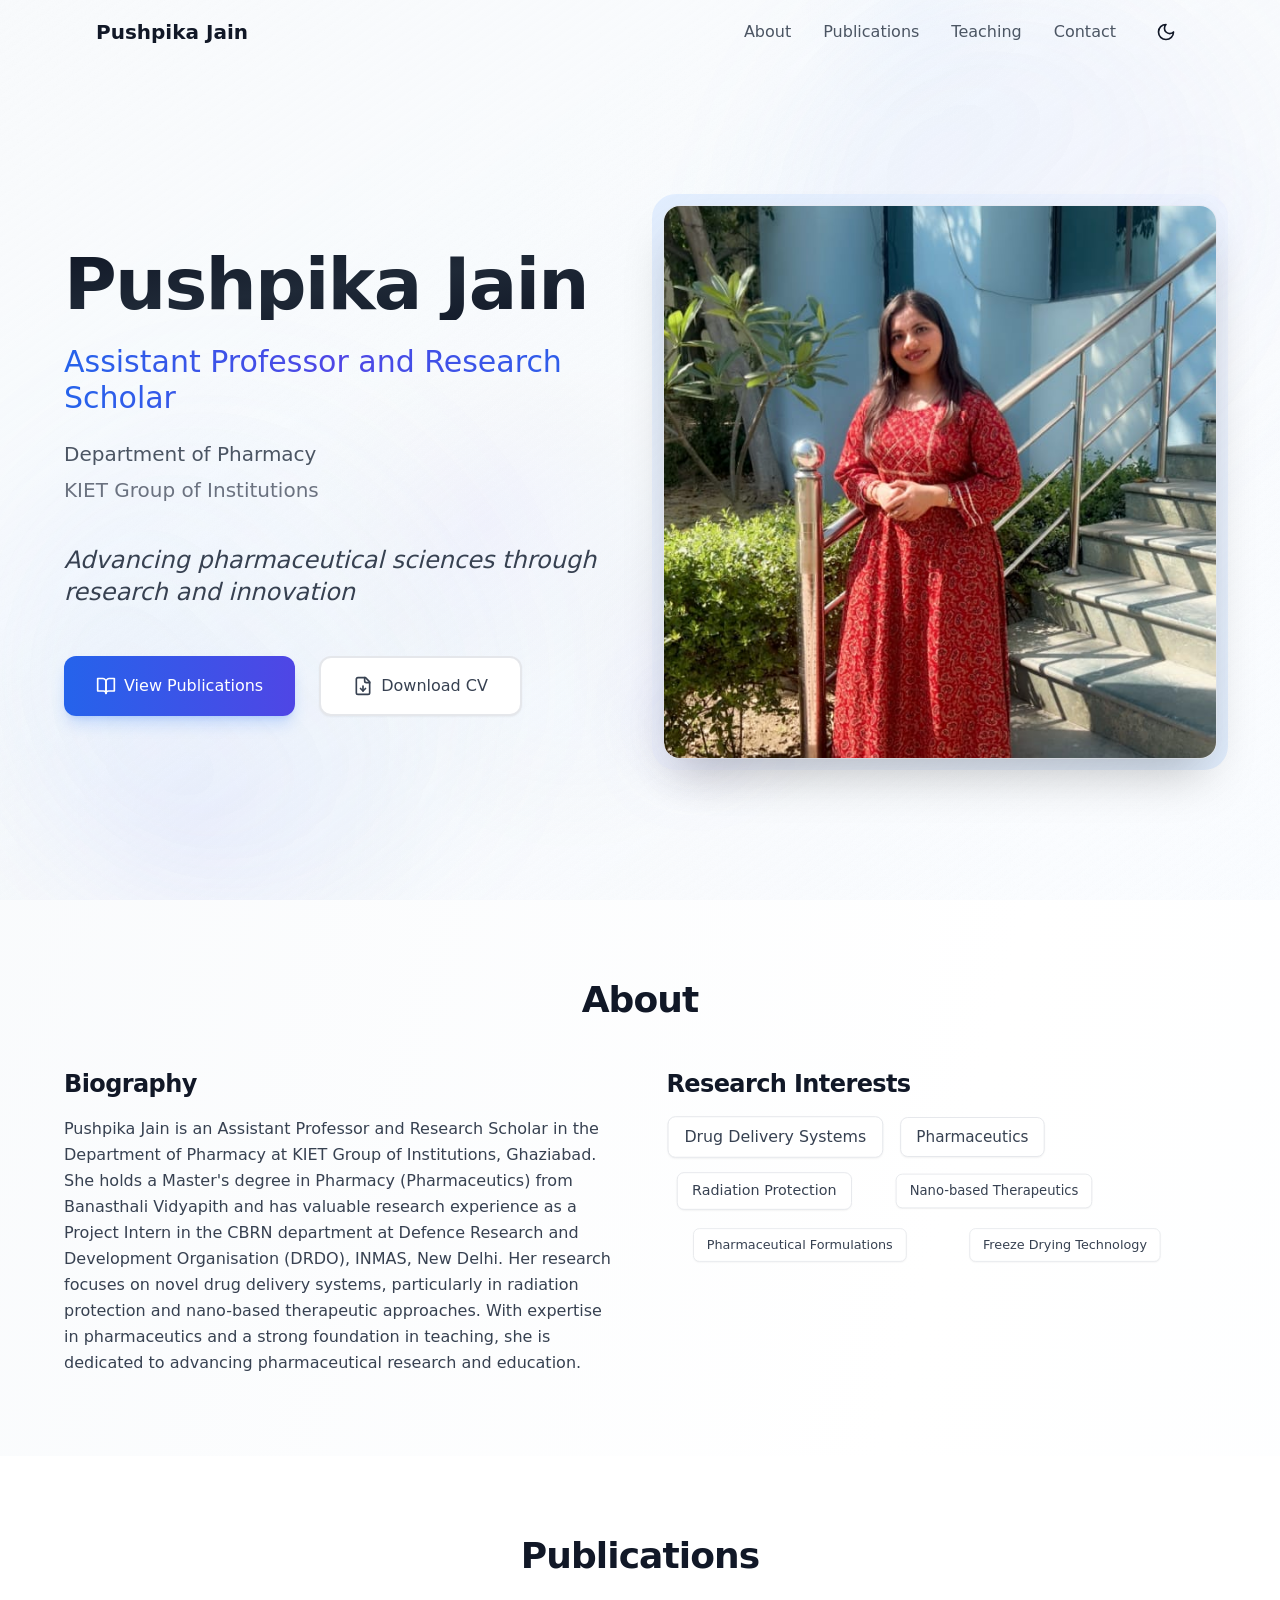
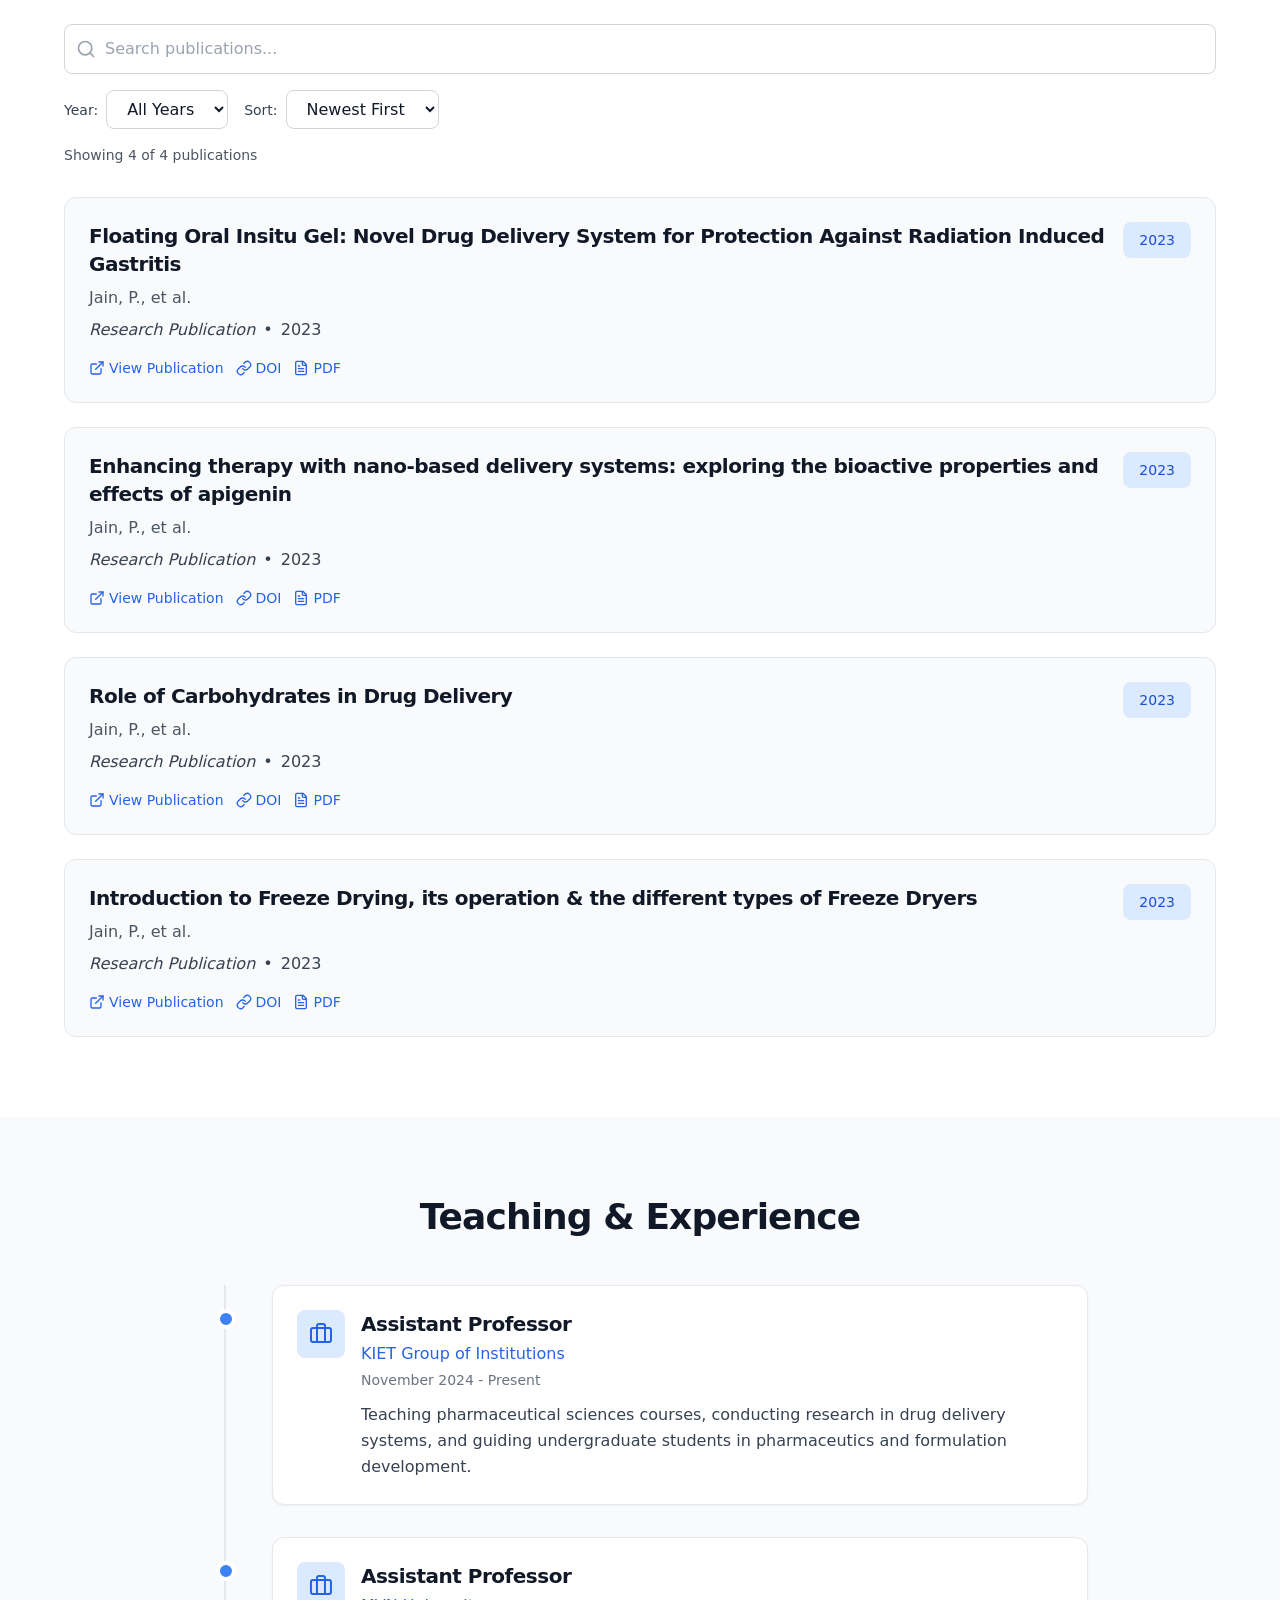
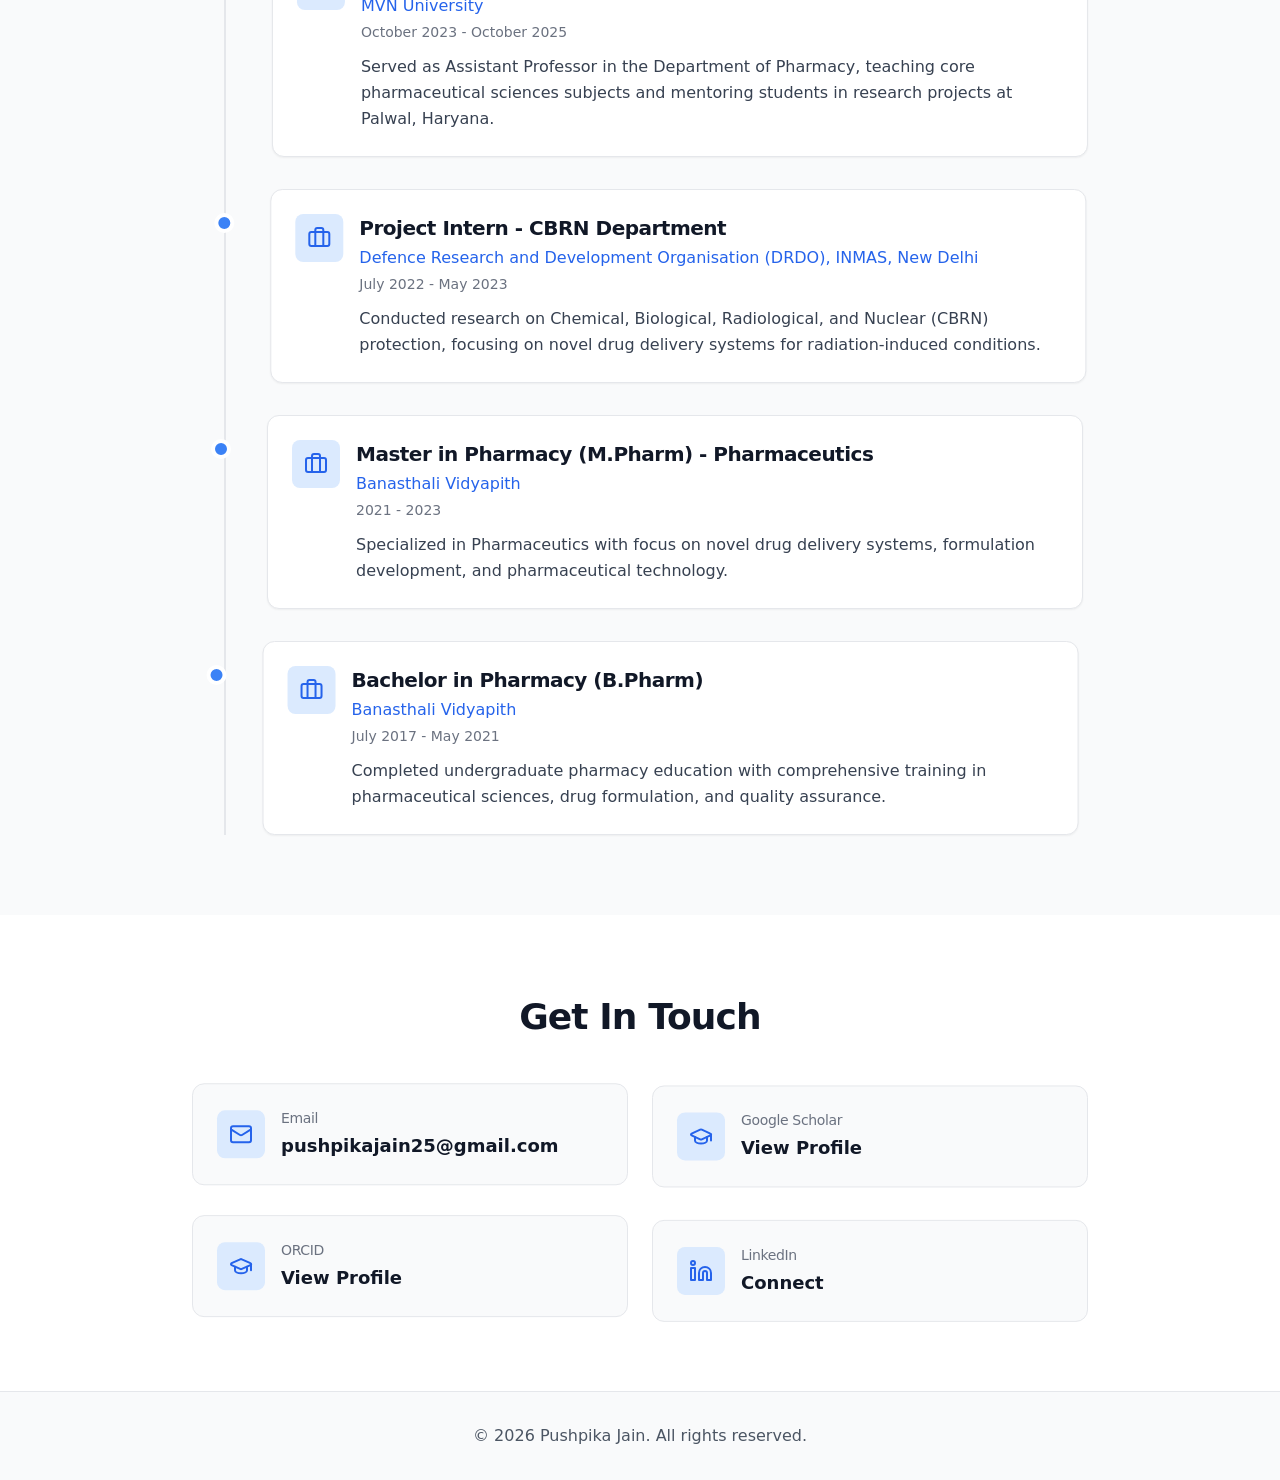
<file: index.html>
<!DOCTYPE html><html lang="en"><head><meta charSet="utf-8"/><meta name="viewport" content="width=device-width, initial-scale=1"/><link rel="preload" as="image" href="/profile.jpg"/><link rel="stylesheet" href="/_next/static/css/08c799ea34d5ce09.css" data-precedence="next"/><link rel="preload" as="script" fetchPriority="low" href="/_next/static/chunks/webpack-c8441f2d519541e3.js"/><script src="/_next/static/chunks/fd9d1056-b11b2651f33aae7f.js" async=""></script><script src="/_next/static/chunks/117-68a967612ebc79ed.js" async=""></script><script src="/_next/static/chunks/main-app-9dab94c5ef815abc.js" async=""></script><script src="/_next/static/chunks/423-659c9080f1805d1b.js" async=""></script><script src="/_next/static/chunks/app/page-829aa9792d5580e1.js" async=""></script><script src="/_next/static/chunks/app/layout-43749db14897a22e.js" async=""></script><title>Pushpika Jain - Academic Portfolio</title><meta name="description" content="Assistant Professor and Research Scholar in Pharmacy at KIET Group of Institutions, Ghaziabad"/><meta name="keywords" content="pharmacy,pharmaceutics,drug delivery systems,DRDO,research scholar,pharmaceutical sciences"/><script src="/_next/static/chunks/polyfills-42372ed130431b0a.js" noModule=""></script></head><body><canvas class="fixed inset-0 pointer-events-none z-0" style="mix-blend-mode:normal"></canvas><div class="relative z-10"><nav class="fixed top-0 left-0 right-0 z-50 transition-all duration-300 bg-transparent"><div class="max-w-6xl mx-auto px-4 sm:px-6 lg:px-8"><div class="flex justify-between items-center h-16"><a href="#" class="text-xl font-bold text-gray-900 dark:text-white">Pushpika Jain</a><div class="hidden md:flex items-center space-x-8"><a href="#about" class="text-gray-600 dark:text-gray-300 hover:text-accent-600 dark:hover:text-accent-400 transition-colors">About</a><a href="#publications" class="text-gray-600 dark:text-gray-300 hover:text-accent-600 dark:hover:text-accent-400 transition-colors">Publications</a><a href="#teaching" class="text-gray-600 dark:text-gray-300 hover:text-accent-600 dark:hover:text-accent-400 transition-colors">Teaching</a><a href="#contact" class="text-gray-600 dark:text-gray-300 hover:text-accent-600 dark:hover:text-accent-400 transition-colors">Contact</a><button class="p-2 rounded-lg hover:bg-gray-100 dark:hover:bg-gray-800 transition-colors" aria-label="Toggle theme"><svg xmlns="http://www.w3.org/2000/svg" width="24" height="24" viewBox="0 0 24 24" fill="none" stroke="currentColor" stroke-width="2" stroke-linecap="round" stroke-linejoin="round" class="lucide lucide-moon w-5 h-5"><path d="M12 3a6 6 0 0 0 9 9 9 9 0 1 1-9-9Z"></path></svg></button></div><div class="md:hidden flex items-center space-x-2"><button class="p-2 rounded-lg hover:bg-gray-100 dark:hover:bg-gray-800 transition-colors" aria-label="Toggle theme"><svg xmlns="http://www.w3.org/2000/svg" width="24" height="24" viewBox="0 0 24 24" fill="none" stroke="currentColor" stroke-width="2" stroke-linecap="round" stroke-linejoin="round" class="lucide lucide-moon w-5 h-5"><path d="M12 3a6 6 0 0 0 9 9 9 9 0 1 1-9-9Z"></path></svg></button><button class="p-2 rounded-lg hover:bg-gray-100 dark:hover:bg-gray-800 transition-colors" aria-label="Toggle menu"><svg xmlns="http://www.w3.org/2000/svg" width="24" height="24" viewBox="0 0 24 24" fill="none" stroke="currentColor" stroke-width="2" stroke-linecap="round" stroke-linejoin="round" class="lucide lucide-menu w-6 h-6"><line x1="4" x2="20" y1="12" y2="12"></line><line x1="4" x2="20" y1="6" y2="6"></line><line x1="4" x2="20" y1="18" y2="18"></line></svg></button></div></div></div></nav><main><section class="min-h-screen flex items-center justify-center px-4 sm:px-6 lg:px-8 pt-16 relative overflow-hidden"><div class="absolute inset-0 bg-gradient-to-br from-slate-50 via-blue-50/30 to-indigo-50/40 dark:from-gray-950 dark:via-slate-900 dark:to-gray-950 animate-gradient"></div><div class="absolute top-0 right-0 w-[500px] h-[500px] bg-gradient-to-br from-blue-400/10 via-indigo-400/5 to-transparent dark:from-blue-600/20 dark:via-indigo-600/10 rounded-full blur-3xl float"></div><div class="absolute bottom-0 left-0 w-[500px] h-[500px] bg-gradient-to-tr from-accent-400/10 via-blue-400/5 to-transparent dark:from-accent-600/20 dark:via-blue-600/10 rounded-full blur-3xl float" style="animation-delay:3s"></div><div class="absolute inset-0 opacity-[0.015] dark:opacity-[0.03] bg-[url(&#x27;[data-uri]&#x27;)]"></div><div class="max-w-6xl w-full relative z-10"><div class="grid md:grid-cols-2 gap-12 items-center"><div style="opacity:0;transform:translateY(20px)"><h1 class="text-5xl md:text-6xl lg:text-7xl font-bold bg-gradient-to-br from-gray-900 via-gray-800 to-gray-900 dark:from-white dark:via-gray-100 dark:to-gray-300 bg-clip-text text-transparent mb-6 leading-tight tracking-tight" style="opacity:0;transform:translateY(20px)">Pushpika Jain</h1><p class="text-xl md:text-2xl lg:text-3xl font-medium bg-gradient-to-r from-blue-600 via-indigo-600 to-accent-600 dark:from-blue-400 dark:via-indigo-400 dark:to-accent-400 bg-clip-text text-transparent mb-6" style="opacity:0;transform:translateY(20px)">Assistant Professor and Research Scholar</p><p class="text-lg md:text-xl text-gray-600 dark:text-gray-400 mb-2 font-light" style="opacity:0;transform:translateY(20px)">Department of Pharmacy</p><p class="text-lg md:text-xl text-gray-500 dark:text-gray-500 mb-10 font-light" style="opacity:0;transform:translateY(20px)">KIET Group of Institutions</p><p class="text-xl md:text-2xl text-gray-700 dark:text-gray-300 mb-12 italic font-light max-w-2xl leading-relaxed" style="opacity:0;transform:translateY(20px)">Advancing pharmaceutical sciences through research and innovation</p><div class="flex flex-wrap gap-6" style="opacity:0;transform:translateY(20px)"><a href="#publications" class="group relative inline-flex items-center px-8 py-4 bg-gradient-to-r from-blue-600 to-indigo-600 hover:from-blue-700 hover:to-indigo-700 text-white rounded-xl transition-all duration-300 shadow-lg shadow-blue-500/25 hover:shadow-xl hover:shadow-blue-500/40 hover:-translate-y-0.5 overflow-hidden"><div class="absolute inset-0 shimmer opacity-0 group-hover:opacity-100"></div><svg xmlns="http://www.w3.org/2000/svg" width="24" height="24" viewBox="0 0 24 24" fill="none" stroke="currentColor" stroke-width="2" stroke-linecap="round" stroke-linejoin="round" class="lucide lucide-book-open w-5 h-5 mr-2 group-hover:scale-110 transition-transform relative z-10"><path d="M2 3h6a4 4 0 0 1 4 4v14a3 3 0 0 0-3-3H2z"></path><path d="M22 3h-6a4 4 0 0 0-4 4v14a3 3 0 0 1 3-3h7z"></path></svg><span class="font-medium relative z-10">View Publications</span></a><a href="/cv.pdf" class="group relative inline-flex items-center px-8 py-4 bg-white dark:bg-gray-900 border-2 border-gray-200 dark:border-gray-700 hover:border-blue-600 dark:hover:border-blue-500 text-gray-700 dark:text-gray-300 rounded-xl transition-all duration-300 shadow-sm hover:shadow-lg hover:-translate-y-0.5 overflow-hidden"><div class="absolute inset-0 shimmer opacity-0 group-hover:opacity-100"></div><svg xmlns="http://www.w3.org/2000/svg" width="24" height="24" viewBox="0 0 24 24" fill="none" stroke="currentColor" stroke-width="2" stroke-linecap="round" stroke-linejoin="round" class="lucide lucide-file-down w-5 h-5 mr-2 group-hover:scale-110 transition-transform relative z-10"><path d="M15 2H6a2 2 0 0 0-2 2v16a2 2 0 0 0 2 2h12a2 2 0 0 0 2-2V7Z"></path><path d="M14 2v4a2 2 0 0 0 2 2h4"></path><path d="M12 18v-6"></path><path d="m9 15 3 3 3-3"></path></svg><span class="font-medium relative z-10">Download CV</span></a></div></div><div class="relative group" style="opacity:0;transform:scale(0.95)"><div class="absolute -inset-6 bg-gradient-to-br from-blue-500/20 via-indigo-500/20 to-accent-500/20 dark:from-blue-400/30 dark:via-indigo-400/30 dark:to-accent-400/30 rounded-3xl blur-3xl opacity-0 group-hover:opacity-100 transition-opacity duration-700"></div><div class="absolute -inset-3 bg-gradient-to-br from-blue-100/80 via-indigo-50/60 to-accent-100/80 dark:from-blue-900/40 dark:via-indigo-900/30 dark:to-accent-900/40 rounded-3xl"></div><div class="relative aspect-square rounded-2xl shadow-2xl overflow-hidden bg-white dark:bg-gray-900 ring-1 ring-gray-200/50 dark:ring-gray-700/50 group-hover:ring-blue-500/50 dark:group-hover:ring-blue-400/50 transition-all duration-500"><img src="/profile.jpg" alt="Pushpika Jain" class="w-full h-full object-cover relative z-10 group-hover:scale-105 transition-transform duration-700"/><div class="absolute inset-0 bg-gradient-to-t from-gray-900/5 via-transparent to-transparent pointer-events-none"></div></div><div class="absolute -top-2 -right-2 w-16 h-16 bg-blue-500/10 dark:bg-blue-400/20 rounded-full blur-2xl"></div><div class="absolute -bottom-2 -left-2 w-20 h-20 bg-indigo-500/10 dark:bg-indigo-400/20 rounded-full blur-2xl"></div></div></div></div></section><section id="about" class="py-20 px-4 sm:px-6 lg:px-8 relative"><div class="max-w-6xl mx-auto relative z-10"><h2 class="text-3xl md:text-4xl font-bold text-gray-900 dark:text-white mb-12 text-center" style="opacity:0;transform:translateY(20px)">About</h2><div class="grid md:grid-cols-2 gap-12"><div style="opacity:0;transform:translateX(-20px)"><h3 class="text-2xl font-semibold text-gray-900 dark:text-white mb-4">Biography</h3><p class="text-gray-700 dark:text-gray-300 leading-relaxed">Pushpika Jain is an Assistant Professor and Research Scholar in the Department of Pharmacy at KIET Group of Institutions, Ghaziabad. She holds a Master&#x27;s degree in Pharmacy (Pharmaceutics) from Banasthali Vidyapith and has valuable research experience as a Project Intern in the CBRN department at Defence Research and Development Organisation (DRDO), INMAS, New Delhi. Her research focuses on novel drug delivery systems, particularly in radiation protection and nano-based therapeutic approaches. With expertise in pharmaceutics and a strong foundation in teaching, she is dedicated to advancing pharmaceutical research and education.</p></div><div style="opacity:0;transform:translateX(20px)"><h3 class="text-2xl font-semibold text-gray-900 dark:text-white mb-4">Research Interests</h3><div class="flex flex-wrap gap-3"><span class="px-4 py-2 bg-white dark:bg-gray-800 text-gray-700 dark:text-gray-300 rounded-lg shadow-sm border border-gray-200 dark:border-gray-700 hover:border-accent-400 dark:hover:border-accent-600 transition-colors" style="opacity:0;transform:scale(0.8)">Drug Delivery Systems</span><span class="px-4 py-2 bg-white dark:bg-gray-800 text-gray-700 dark:text-gray-300 rounded-lg shadow-sm border border-gray-200 dark:border-gray-700 hover:border-accent-400 dark:hover:border-accent-600 transition-colors" style="opacity:0;transform:scale(0.8)">Pharmaceutics</span><span class="px-4 py-2 bg-white dark:bg-gray-800 text-gray-700 dark:text-gray-300 rounded-lg shadow-sm border border-gray-200 dark:border-gray-700 hover:border-accent-400 dark:hover:border-accent-600 transition-colors" style="opacity:0;transform:scale(0.8)">Radiation Protection</span><span class="px-4 py-2 bg-white dark:bg-gray-800 text-gray-700 dark:text-gray-300 rounded-lg shadow-sm border border-gray-200 dark:border-gray-700 hover:border-accent-400 dark:hover:border-accent-600 transition-colors" style="opacity:0;transform:scale(0.8)">Nano-based Therapeutics</span><span class="px-4 py-2 bg-white dark:bg-gray-800 text-gray-700 dark:text-gray-300 rounded-lg shadow-sm border border-gray-200 dark:border-gray-700 hover:border-accent-400 dark:hover:border-accent-600 transition-colors" style="opacity:0;transform:scale(0.8)">Pharmaceutical Formulations</span><span class="px-4 py-2 bg-white dark:bg-gray-800 text-gray-700 dark:text-gray-300 rounded-lg shadow-sm border border-gray-200 dark:border-gray-700 hover:border-accent-400 dark:hover:border-accent-600 transition-colors" style="opacity:0;transform:scale(0.8)">Freeze Drying Technology</span></div></div></div></div></section><section id="publications" class="py-20 px-4 sm:px-6 lg:px-8 bg-white dark:bg-gray-950"><div class="max-w-6xl mx-auto"><h2 class="text-3xl md:text-4xl font-bold text-gray-900 dark:text-white mb-12 text-center" style="opacity:0;transform:translateY(20px)">Publications</h2><div class="mb-8 space-y-4" style="opacity:0;transform:translateY(20px)"><div class="relative"><svg xmlns="http://www.w3.org/2000/svg" width="24" height="24" viewBox="0 0 24 24" fill="none" stroke="currentColor" stroke-width="2" stroke-linecap="round" stroke-linejoin="round" class="lucide lucide-search absolute left-3 top-1/2 transform -translate-y-1/2 text-gray-400 w-5 h-5"><circle cx="11" cy="11" r="8"></circle><path d="m21 21-4.3-4.3"></path></svg><input type="text" placeholder="Search publications..." class="w-full pl-10 pr-4 py-3 border border-gray-300 dark:border-gray-700 rounded-lg bg-white dark:bg-gray-900 text-gray-900 dark:text-white focus:ring-2 focus:ring-accent-500 focus:border-transparent outline-none transition-all" value=""/></div><div class="flex flex-wrap gap-4"><div class="flex items-center gap-2"><label class="text-sm font-medium text-gray-700 dark:text-gray-300">Year:</label><select class="px-4 py-2 border border-gray-300 dark:border-gray-700 rounded-lg bg-white dark:bg-gray-900 text-gray-900 dark:text-white focus:ring-2 focus:ring-accent-500 focus:border-transparent outline-none transition-all"><option value="all" selected="">All Years</option><option value="2023">2023</option></select></div><div class="flex items-center gap-2"><label class="text-sm font-medium text-gray-700 dark:text-gray-300">Sort:</label><select class="px-4 py-2 border border-gray-300 dark:border-gray-700 rounded-lg bg-white dark:bg-gray-900 text-gray-900 dark:text-white focus:ring-2 focus:ring-accent-500 focus:border-transparent outline-none transition-all"><option value="newest" selected="">Newest First</option><option value="oldest">Oldest First</option></select></div></div><p class="text-sm text-gray-600 dark:text-gray-400">Showing <!-- -->4<!-- --> of <!-- -->4<!-- --> publications</p></div><div class="space-y-6"><div class="group p-6 bg-gray-50 dark:bg-gray-900 rounded-xl border border-gray-200 dark:border-gray-800 hover:border-accent-400 dark:hover:border-accent-600 hover:shadow-lg transition-all duration-300" style="opacity:0;transform:translateY(20px)"><div class="flex flex-col md:flex-row md:items-start md:justify-between gap-4"><div class="flex-1"><h3 class="text-xl font-semibold text-gray-900 dark:text-white mb-2 group-hover:text-accent-600 dark:group-hover:text-accent-400 transition-colors">Floating Oral Insitu Gel: Novel Drug Delivery System for Protection Against Radiation Induced Gastritis</h3><p class="text-gray-600 dark:text-gray-400 mb-2">Jain, P., et al.</p><p class="text-gray-700 dark:text-gray-300 mb-2"><span class="italic">Research Publication</span><span class="mx-2">•</span><span class="font-medium">2023</span></p><div class="flex flex-wrap gap-3 mt-4"><a href="#" target="_blank" rel="noopener noreferrer" class="inline-flex items-center text-sm text-accent-600 dark:text-accent-400 hover:text-accent-700 dark:hover:text-accent-300 transition-colors"><svg xmlns="http://www.w3.org/2000/svg" width="24" height="24" viewBox="0 0 24 24" fill="none" stroke="currentColor" stroke-width="2" stroke-linecap="round" stroke-linejoin="round" class="lucide lucide-external-link w-4 h-4 mr-1"><path d="M15 3h6v6"></path><path d="M10 14 21 3"></path><path d="M18 13v6a2 2 0 0 1-2 2H5a2 2 0 0 1-2-2V8a2 2 0 0 1 2-2h6"></path></svg>View Publication</a><a href="#" target="_blank" rel="noopener noreferrer" class="inline-flex items-center text-sm text-accent-600 dark:text-accent-400 hover:text-accent-700 dark:hover:text-accent-300 transition-colors"><svg xmlns="http://www.w3.org/2000/svg" width="24" height="24" viewBox="0 0 24 24" fill="none" stroke="currentColor" stroke-width="2" stroke-linecap="round" stroke-linejoin="round" class="lucide lucide-link w-4 h-4 mr-1"><path d="M10 13a5 5 0 0 0 7.54.54l3-3a5 5 0 0 0-7.07-7.07l-1.72 1.71"></path><path d="M14 11a5 5 0 0 0-7.54-.54l-3 3a5 5 0 0 0 7.07 7.07l1.71-1.71"></path></svg>DOI</a><a href="#" target="_blank" rel="noopener noreferrer" class="inline-flex items-center text-sm text-accent-600 dark:text-accent-400 hover:text-accent-700 dark:hover:text-accent-300 transition-colors"><svg xmlns="http://www.w3.org/2000/svg" width="24" height="24" viewBox="0 0 24 24" fill="none" stroke="currentColor" stroke-width="2" stroke-linecap="round" stroke-linejoin="round" class="lucide lucide-file-text w-4 h-4 mr-1"><path d="M15 2H6a2 2 0 0 0-2 2v16a2 2 0 0 0 2 2h12a2 2 0 0 0 2-2V7Z"></path><path d="M14 2v4a2 2 0 0 0 2 2h4"></path><path d="M10 9H8"></path><path d="M16 13H8"></path><path d="M16 17H8"></path></svg>PDF</a></div></div><div class="flex-shrink-0"><div class="px-4 py-2 bg-accent-100 dark:bg-accent-900/30 text-accent-700 dark:text-accent-300 rounded-lg text-sm font-medium">2023</div></div></div></div><div class="group p-6 bg-gray-50 dark:bg-gray-900 rounded-xl border border-gray-200 dark:border-gray-800 hover:border-accent-400 dark:hover:border-accent-600 hover:shadow-lg transition-all duration-300" style="opacity:0;transform:translateY(20px)"><div class="flex flex-col md:flex-row md:items-start md:justify-between gap-4"><div class="flex-1"><h3 class="text-xl font-semibold text-gray-900 dark:text-white mb-2 group-hover:text-accent-600 dark:group-hover:text-accent-400 transition-colors">Enhancing therapy with nano-based delivery systems: exploring the bioactive properties and effects of apigenin</h3><p class="text-gray-600 dark:text-gray-400 mb-2">Jain, P., et al.</p><p class="text-gray-700 dark:text-gray-300 mb-2"><span class="italic">Research Publication</span><span class="mx-2">•</span><span class="font-medium">2023</span></p><div class="flex flex-wrap gap-3 mt-4"><a href="#" target="_blank" rel="noopener noreferrer" class="inline-flex items-center text-sm text-accent-600 dark:text-accent-400 hover:text-accent-700 dark:hover:text-accent-300 transition-colors"><svg xmlns="http://www.w3.org/2000/svg" width="24" height="24" viewBox="0 0 24 24" fill="none" stroke="currentColor" stroke-width="2" stroke-linecap="round" stroke-linejoin="round" class="lucide lucide-external-link w-4 h-4 mr-1"><path d="M15 3h6v6"></path><path d="M10 14 21 3"></path><path d="M18 13v6a2 2 0 0 1-2 2H5a2 2 0 0 1-2-2V8a2 2 0 0 1 2-2h6"></path></svg>View Publication</a><a href="#" target="_blank" rel="noopener noreferrer" class="inline-flex items-center text-sm text-accent-600 dark:text-accent-400 hover:text-accent-700 dark:hover:text-accent-300 transition-colors"><svg xmlns="http://www.w3.org/2000/svg" width="24" height="24" viewBox="0 0 24 24" fill="none" stroke="currentColor" stroke-width="2" stroke-linecap="round" stroke-linejoin="round" class="lucide lucide-link w-4 h-4 mr-1"><path d="M10 13a5 5 0 0 0 7.54.54l3-3a5 5 0 0 0-7.07-7.07l-1.72 1.71"></path><path d="M14 11a5 5 0 0 0-7.54-.54l-3 3a5 5 0 0 0 7.07 7.07l1.71-1.71"></path></svg>DOI</a><a href="#" target="_blank" rel="noopener noreferrer" class="inline-flex items-center text-sm text-accent-600 dark:text-accent-400 hover:text-accent-700 dark:hover:text-accent-300 transition-colors"><svg xmlns="http://www.w3.org/2000/svg" width="24" height="24" viewBox="0 0 24 24" fill="none" stroke="currentColor" stroke-width="2" stroke-linecap="round" stroke-linejoin="round" class="lucide lucide-file-text w-4 h-4 mr-1"><path d="M15 2H6a2 2 0 0 0-2 2v16a2 2 0 0 0 2 2h12a2 2 0 0 0 2-2V7Z"></path><path d="M14 2v4a2 2 0 0 0 2 2h4"></path><path d="M10 9H8"></path><path d="M16 13H8"></path><path d="M16 17H8"></path></svg>PDF</a></div></div><div class="flex-shrink-0"><div class="px-4 py-2 bg-accent-100 dark:bg-accent-900/30 text-accent-700 dark:text-accent-300 rounded-lg text-sm font-medium">2023</div></div></div></div><div class="group p-6 bg-gray-50 dark:bg-gray-900 rounded-xl border border-gray-200 dark:border-gray-800 hover:border-accent-400 dark:hover:border-accent-600 hover:shadow-lg transition-all duration-300" style="opacity:0;transform:translateY(20px)"><div class="flex flex-col md:flex-row md:items-start md:justify-between gap-4"><div class="flex-1"><h3 class="text-xl font-semibold text-gray-900 dark:text-white mb-2 group-hover:text-accent-600 dark:group-hover:text-accent-400 transition-colors">Role of Carbohydrates in Drug Delivery</h3><p class="text-gray-600 dark:text-gray-400 mb-2">Jain, P., et al.</p><p class="text-gray-700 dark:text-gray-300 mb-2"><span class="italic">Research Publication</span><span class="mx-2">•</span><span class="font-medium">2023</span></p><div class="flex flex-wrap gap-3 mt-4"><a href="#" target="_blank" rel="noopener noreferrer" class="inline-flex items-center text-sm text-accent-600 dark:text-accent-400 hover:text-accent-700 dark:hover:text-accent-300 transition-colors"><svg xmlns="http://www.w3.org/2000/svg" width="24" height="24" viewBox="0 0 24 24" fill="none" stroke="currentColor" stroke-width="2" stroke-linecap="round" stroke-linejoin="round" class="lucide lucide-external-link w-4 h-4 mr-1"><path d="M15 3h6v6"></path><path d="M10 14 21 3"></path><path d="M18 13v6a2 2 0 0 1-2 2H5a2 2 0 0 1-2-2V8a2 2 0 0 1 2-2h6"></path></svg>View Publication</a><a href="#" target="_blank" rel="noopener noreferrer" class="inline-flex items-center text-sm text-accent-600 dark:text-accent-400 hover:text-accent-700 dark:hover:text-accent-300 transition-colors"><svg xmlns="http://www.w3.org/2000/svg" width="24" height="24" viewBox="0 0 24 24" fill="none" stroke="currentColor" stroke-width="2" stroke-linecap="round" stroke-linejoin="round" class="lucide lucide-link w-4 h-4 mr-1"><path d="M10 13a5 5 0 0 0 7.54.54l3-3a5 5 0 0 0-7.07-7.07l-1.72 1.71"></path><path d="M14 11a5 5 0 0 0-7.54-.54l-3 3a5 5 0 0 0 7.07 7.07l1.71-1.71"></path></svg>DOI</a><a href="#" target="_blank" rel="noopener noreferrer" class="inline-flex items-center text-sm text-accent-600 dark:text-accent-400 hover:text-accent-700 dark:hover:text-accent-300 transition-colors"><svg xmlns="http://www.w3.org/2000/svg" width="24" height="24" viewBox="0 0 24 24" fill="none" stroke="currentColor" stroke-width="2" stroke-linecap="round" stroke-linejoin="round" class="lucide lucide-file-text w-4 h-4 mr-1"><path d="M15 2H6a2 2 0 0 0-2 2v16a2 2 0 0 0 2 2h12a2 2 0 0 0 2-2V7Z"></path><path d="M14 2v4a2 2 0 0 0 2 2h4"></path><path d="M10 9H8"></path><path d="M16 13H8"></path><path d="M16 17H8"></path></svg>PDF</a></div></div><div class="flex-shrink-0"><div class="px-4 py-2 bg-accent-100 dark:bg-accent-900/30 text-accent-700 dark:text-accent-300 rounded-lg text-sm font-medium">2023</div></div></div></div><div class="group p-6 bg-gray-50 dark:bg-gray-900 rounded-xl border border-gray-200 dark:border-gray-800 hover:border-accent-400 dark:hover:border-accent-600 hover:shadow-lg transition-all duration-300" style="opacity:0;transform:translateY(20px)"><div class="flex flex-col md:flex-row md:items-start md:justify-between gap-4"><div class="flex-1"><h3 class="text-xl font-semibold text-gray-900 dark:text-white mb-2 group-hover:text-accent-600 dark:group-hover:text-accent-400 transition-colors">Introduction to Freeze Drying, its operation &amp; the different types of Freeze Dryers</h3><p class="text-gray-600 dark:text-gray-400 mb-2">Jain, P., et al.</p><p class="text-gray-700 dark:text-gray-300 mb-2"><span class="italic">Research Publication</span><span class="mx-2">•</span><span class="font-medium">2023</span></p><div class="flex flex-wrap gap-3 mt-4"><a href="#" target="_blank" rel="noopener noreferrer" class="inline-flex items-center text-sm text-accent-600 dark:text-accent-400 hover:text-accent-700 dark:hover:text-accent-300 transition-colors"><svg xmlns="http://www.w3.org/2000/svg" width="24" height="24" viewBox="0 0 24 24" fill="none" stroke="currentColor" stroke-width="2" stroke-linecap="round" stroke-linejoin="round" class="lucide lucide-external-link w-4 h-4 mr-1"><path d="M15 3h6v6"></path><path d="M10 14 21 3"></path><path d="M18 13v6a2 2 0 0 1-2 2H5a2 2 0 0 1-2-2V8a2 2 0 0 1 2-2h6"></path></svg>View Publication</a><a href="#" target="_blank" rel="noopener noreferrer" class="inline-flex items-center text-sm text-accent-600 dark:text-accent-400 hover:text-accent-700 dark:hover:text-accent-300 transition-colors"><svg xmlns="http://www.w3.org/2000/svg" width="24" height="24" viewBox="0 0 24 24" fill="none" stroke="currentColor" stroke-width="2" stroke-linecap="round" stroke-linejoin="round" class="lucide lucide-link w-4 h-4 mr-1"><path d="M10 13a5 5 0 0 0 7.54.54l3-3a5 5 0 0 0-7.07-7.07l-1.72 1.71"></path><path d="M14 11a5 5 0 0 0-7.54-.54l-3 3a5 5 0 0 0 7.07 7.07l1.71-1.71"></path></svg>DOI</a><a href="#" target="_blank" rel="noopener noreferrer" class="inline-flex items-center text-sm text-accent-600 dark:text-accent-400 hover:text-accent-700 dark:hover:text-accent-300 transition-colors"><svg xmlns="http://www.w3.org/2000/svg" width="24" height="24" viewBox="0 0 24 24" fill="none" stroke="currentColor" stroke-width="2" stroke-linecap="round" stroke-linejoin="round" class="lucide lucide-file-text w-4 h-4 mr-1"><path d="M15 2H6a2 2 0 0 0-2 2v16a2 2 0 0 0 2 2h12a2 2 0 0 0 2-2V7Z"></path><path d="M14 2v4a2 2 0 0 0 2 2h4"></path><path d="M10 9H8"></path><path d="M16 13H8"></path><path d="M16 17H8"></path></svg>PDF</a></div></div><div class="flex-shrink-0"><div class="px-4 py-2 bg-accent-100 dark:bg-accent-900/30 text-accent-700 dark:text-accent-300 rounded-lg text-sm font-medium">2023</div></div></div></div></div></div></section><section id="teaching" class="py-20 px-4 sm:px-6 lg:px-8 bg-gray-50 dark:bg-gray-900"><div class="max-w-4xl mx-auto"><h2 class="text-3xl md:text-4xl font-bold text-gray-900 dark:text-white mb-12 text-center" style="opacity:0;transform:translateY(20px)">Teaching &amp; Experience</h2><div class="relative"><div class="absolute left-8 top-0 bottom-0 w-0.5 bg-gray-200 dark:bg-gray-700 hidden md:block"></div><div class="space-y-8"><div class="relative md:pl-20" style="opacity:0;transform:translateX(-20px)"><div class="absolute left-6 top-6 w-5 h-5 bg-accent-500 rounded-full border-4 border-white dark:border-gray-900 hidden md:block"></div><div class="p-6 bg-white dark:bg-gray-800 rounded-xl shadow-sm border border-gray-200 dark:border-gray-700 hover:shadow-md transition-shadow"><div class="flex items-start gap-4"><div class="p-3 bg-accent-100 dark:bg-accent-900/30 rounded-lg flex-shrink-0"><svg xmlns="http://www.w3.org/2000/svg" width="24" height="24" viewBox="0 0 24 24" fill="none" stroke="currentColor" stroke-width="2" stroke-linecap="round" stroke-linejoin="round" class="lucide lucide-briefcase w-6 h-6 text-accent-600 dark:text-accent-400"><path d="M16 20V4a2 2 0 0 0-2-2h-4a2 2 0 0 0-2 2v16"></path><rect width="20" height="14" x="2" y="6" rx="2"></rect></svg></div><div class="flex-1"><h3 class="text-xl font-semibold text-gray-900 dark:text-white mb-1">Assistant Professor</h3><p class="text-accent-600 dark:text-accent-400 font-medium mb-1">KIET Group of Institutions</p><p class="text-sm text-gray-500 dark:text-gray-400 mb-3">November 2024 - Present</p><p class="text-gray-700 dark:text-gray-300 leading-relaxed">Teaching pharmaceutical sciences courses, conducting research in drug delivery systems, and guiding undergraduate students in pharmaceutics and formulation development.</p></div></div></div></div><div class="relative md:pl-20" style="opacity:0;transform:translateX(-20px)"><div class="absolute left-6 top-6 w-5 h-5 bg-accent-500 rounded-full border-4 border-white dark:border-gray-900 hidden md:block"></div><div class="p-6 bg-white dark:bg-gray-800 rounded-xl shadow-sm border border-gray-200 dark:border-gray-700 hover:shadow-md transition-shadow"><div class="flex items-start gap-4"><div class="p-3 bg-accent-100 dark:bg-accent-900/30 rounded-lg flex-shrink-0"><svg xmlns="http://www.w3.org/2000/svg" width="24" height="24" viewBox="0 0 24 24" fill="none" stroke="currentColor" stroke-width="2" stroke-linecap="round" stroke-linejoin="round" class="lucide lucide-briefcase w-6 h-6 text-accent-600 dark:text-accent-400"><path d="M16 20V4a2 2 0 0 0-2-2h-4a2 2 0 0 0-2 2v16"></path><rect width="20" height="14" x="2" y="6" rx="2"></rect></svg></div><div class="flex-1"><h3 class="text-xl font-semibold text-gray-900 dark:text-white mb-1">Assistant Professor</h3><p class="text-accent-600 dark:text-accent-400 font-medium mb-1">MVN University</p><p class="text-sm text-gray-500 dark:text-gray-400 mb-3">October 2023 - October 2025</p><p class="text-gray-700 dark:text-gray-300 leading-relaxed">Served as Assistant Professor in the Department of Pharmacy, teaching core pharmaceutical sciences subjects and mentoring students in research projects at Palwal, Haryana.</p></div></div></div></div><div class="relative md:pl-20" style="opacity:0;transform:translateX(-20px)"><div class="absolute left-6 top-6 w-5 h-5 bg-accent-500 rounded-full border-4 border-white dark:border-gray-900 hidden md:block"></div><div class="p-6 bg-white dark:bg-gray-800 rounded-xl shadow-sm border border-gray-200 dark:border-gray-700 hover:shadow-md transition-shadow"><div class="flex items-start gap-4"><div class="p-3 bg-accent-100 dark:bg-accent-900/30 rounded-lg flex-shrink-0"><svg xmlns="http://www.w3.org/2000/svg" width="24" height="24" viewBox="0 0 24 24" fill="none" stroke="currentColor" stroke-width="2" stroke-linecap="round" stroke-linejoin="round" class="lucide lucide-briefcase w-6 h-6 text-accent-600 dark:text-accent-400"><path d="M16 20V4a2 2 0 0 0-2-2h-4a2 2 0 0 0-2 2v16"></path><rect width="20" height="14" x="2" y="6" rx="2"></rect></svg></div><div class="flex-1"><h3 class="text-xl font-semibold text-gray-900 dark:text-white mb-1">Project Intern - CBRN Department</h3><p class="text-accent-600 dark:text-accent-400 font-medium mb-1">Defence Research and Development Organisation (DRDO), INMAS, New Delhi</p><p class="text-sm text-gray-500 dark:text-gray-400 mb-3">July 2022 - May 2023</p><p class="text-gray-700 dark:text-gray-300 leading-relaxed">Conducted research on Chemical, Biological, Radiological, and Nuclear (CBRN) protection, focusing on novel drug delivery systems for radiation-induced conditions.</p></div></div></div></div><div class="relative md:pl-20" style="opacity:0;transform:translateX(-20px)"><div class="absolute left-6 top-6 w-5 h-5 bg-accent-500 rounded-full border-4 border-white dark:border-gray-900 hidden md:block"></div><div class="p-6 bg-white dark:bg-gray-800 rounded-xl shadow-sm border border-gray-200 dark:border-gray-700 hover:shadow-md transition-shadow"><div class="flex items-start gap-4"><div class="p-3 bg-accent-100 dark:bg-accent-900/30 rounded-lg flex-shrink-0"><svg xmlns="http://www.w3.org/2000/svg" width="24" height="24" viewBox="0 0 24 24" fill="none" stroke="currentColor" stroke-width="2" stroke-linecap="round" stroke-linejoin="round" class="lucide lucide-briefcase w-6 h-6 text-accent-600 dark:text-accent-400"><path d="M16 20V4a2 2 0 0 0-2-2h-4a2 2 0 0 0-2 2v16"></path><rect width="20" height="14" x="2" y="6" rx="2"></rect></svg></div><div class="flex-1"><h3 class="text-xl font-semibold text-gray-900 dark:text-white mb-1">Master in Pharmacy (M.Pharm) - Pharmaceutics</h3><p class="text-accent-600 dark:text-accent-400 font-medium mb-1">Banasthali Vidyapith</p><p class="text-sm text-gray-500 dark:text-gray-400 mb-3">2021 - 2023</p><p class="text-gray-700 dark:text-gray-300 leading-relaxed">Specialized in Pharmaceutics with focus on novel drug delivery systems, formulation development, and pharmaceutical technology.</p></div></div></div></div><div class="relative md:pl-20" style="opacity:0;transform:translateX(-20px)"><div class="absolute left-6 top-6 w-5 h-5 bg-accent-500 rounded-full border-4 border-white dark:border-gray-900 hidden md:block"></div><div class="p-6 bg-white dark:bg-gray-800 rounded-xl shadow-sm border border-gray-200 dark:border-gray-700 hover:shadow-md transition-shadow"><div class="flex items-start gap-4"><div class="p-3 bg-accent-100 dark:bg-accent-900/30 rounded-lg flex-shrink-0"><svg xmlns="http://www.w3.org/2000/svg" width="24" height="24" viewBox="0 0 24 24" fill="none" stroke="currentColor" stroke-width="2" stroke-linecap="round" stroke-linejoin="round" class="lucide lucide-briefcase w-6 h-6 text-accent-600 dark:text-accent-400"><path d="M16 20V4a2 2 0 0 0-2-2h-4a2 2 0 0 0-2 2v16"></path><rect width="20" height="14" x="2" y="6" rx="2"></rect></svg></div><div class="flex-1"><h3 class="text-xl font-semibold text-gray-900 dark:text-white mb-1">Bachelor in Pharmacy (B.Pharm)</h3><p class="text-accent-600 dark:text-accent-400 font-medium mb-1">Banasthali Vidyapith</p><p class="text-sm text-gray-500 dark:text-gray-400 mb-3">July 2017 - May 2021</p><p class="text-gray-700 dark:text-gray-300 leading-relaxed">Completed undergraduate pharmacy education with comprehensive training in pharmaceutical sciences, drug formulation, and quality assurance.</p></div></div></div></div></div></div></div></section><section id="contact" class="py-20 px-4 sm:px-6 lg:px-8 bg-white dark:bg-gray-950"><div class="max-w-4xl mx-auto"><h2 class="text-3xl md:text-4xl font-bold text-gray-900 dark:text-white mb-12 text-center" style="opacity:0;transform:translateY(20px)">Get In Touch</h2><div class="grid sm:grid-cols-2 gap-6"><a href="mailto:pushpikajain25@gmail.com" class="group p-6 bg-gray-50 dark:bg-gray-900 rounded-xl border border-gray-200 dark:border-gray-800 hover:border-accent-400 dark:hover:border-accent-600 hover:shadow-lg transition-all duration-300" style="opacity:0;transform:translateY(20px)"><div class="flex items-center gap-4"><div class="p-3 bg-accent-100 dark:bg-accent-900/30 rounded-lg group-hover:bg-accent-200 dark:group-hover:bg-accent-900/50 transition-colors"><svg xmlns="http://www.w3.org/2000/svg" width="24" height="24" viewBox="0 0 24 24" fill="none" stroke="currentColor" stroke-width="2" stroke-linecap="round" stroke-linejoin="round" class="lucide lucide-mail w-6 h-6 text-accent-600 dark:text-accent-400"><rect width="20" height="16" x="2" y="4" rx="2"></rect><path d="m22 7-8.97 5.7a1.94 1.94 0 0 1-2.06 0L2 7"></path></svg></div><div><h3 class="text-sm font-medium text-gray-500 dark:text-gray-400 mb-1">Email</h3><p class="text-lg font-semibold text-gray-900 dark:text-white group-hover:text-accent-600 dark:group-hover:text-accent-400 transition-colors">pushpikajain25@gmail.com</p></div></div></a><a href="https://scholar.google.com/" target="_blank" rel="noopener noreferrer" class="group p-6 bg-gray-50 dark:bg-gray-900 rounded-xl border border-gray-200 dark:border-gray-800 hover:border-accent-400 dark:hover:border-accent-600 hover:shadow-lg transition-all duration-300" style="opacity:0;transform:translateY(20px)"><div class="flex items-center gap-4"><div class="p-3 bg-accent-100 dark:bg-accent-900/30 rounded-lg group-hover:bg-accent-200 dark:group-hover:bg-accent-900/50 transition-colors"><svg xmlns="http://www.w3.org/2000/svg" width="24" height="24" viewBox="0 0 24 24" fill="none" stroke="currentColor" stroke-width="2" stroke-linecap="round" stroke-linejoin="round" class="lucide lucide-graduation-cap w-6 h-6 text-accent-600 dark:text-accent-400"><path d="M21.42 10.922a1 1 0 0 0-.019-1.838L12.83 5.18a2 2 0 0 0-1.66 0L2.6 9.08a1 1 0 0 0 0 1.832l8.57 3.908a2 2 0 0 0 1.66 0z"></path><path d="M22 10v6"></path><path d="M6 12.5V16a6 3 0 0 0 12 0v-3.5"></path></svg></div><div><h3 class="text-sm font-medium text-gray-500 dark:text-gray-400 mb-1">Google Scholar</h3><p class="text-lg font-semibold text-gray-900 dark:text-white group-hover:text-accent-600 dark:group-hover:text-accent-400 transition-colors">View Profile</p></div></div></a><a href="https://orcid.org/" target="_blank" rel="noopener noreferrer" class="group p-6 bg-gray-50 dark:bg-gray-900 rounded-xl border border-gray-200 dark:border-gray-800 hover:border-accent-400 dark:hover:border-accent-600 hover:shadow-lg transition-all duration-300" style="opacity:0;transform:translateY(20px)"><div class="flex items-center gap-4"><div class="p-3 bg-accent-100 dark:bg-accent-900/30 rounded-lg group-hover:bg-accent-200 dark:group-hover:bg-accent-900/50 transition-colors"><svg xmlns="http://www.w3.org/2000/svg" width="24" height="24" viewBox="0 0 24 24" fill="none" stroke="currentColor" stroke-width="2" stroke-linecap="round" stroke-linejoin="round" class="lucide lucide-graduation-cap w-6 h-6 text-accent-600 dark:text-accent-400"><path d="M21.42 10.922a1 1 0 0 0-.019-1.838L12.83 5.18a2 2 0 0 0-1.66 0L2.6 9.08a1 1 0 0 0 0 1.832l8.57 3.908a2 2 0 0 0 1.66 0z"></path><path d="M22 10v6"></path><path d="M6 12.5V16a6 3 0 0 0 12 0v-3.5"></path></svg></div><div><h3 class="text-sm font-medium text-gray-500 dark:text-gray-400 mb-1">ORCID</h3><p class="text-lg font-semibold text-gray-900 dark:text-white group-hover:text-accent-600 dark:group-hover:text-accent-400 transition-colors">View Profile</p></div></div></a><a href="https://www.linkedin.com/in/pushpika-jain-4aa66b233" target="_blank" rel="noopener noreferrer" class="group p-6 bg-gray-50 dark:bg-gray-900 rounded-xl border border-gray-200 dark:border-gray-800 hover:border-accent-400 dark:hover:border-accent-600 hover:shadow-lg transition-all duration-300" style="opacity:0;transform:translateY(20px)"><div class="flex items-center gap-4"><div class="p-3 bg-accent-100 dark:bg-accent-900/30 rounded-lg group-hover:bg-accent-200 dark:group-hover:bg-accent-900/50 transition-colors"><svg xmlns="http://www.w3.org/2000/svg" width="24" height="24" viewBox="0 0 24 24" fill="none" stroke="currentColor" stroke-width="2" stroke-linecap="round" stroke-linejoin="round" class="lucide lucide-linkedin w-6 h-6 text-accent-600 dark:text-accent-400"><path d="M16 8a6 6 0 0 1 6 6v7h-4v-7a2 2 0 0 0-2-2 2 2 0 0 0-2 2v7h-4v-7a6 6 0 0 1 6-6z"></path><rect width="4" height="12" x="2" y="9"></rect><circle cx="4" cy="4" r="2"></circle></svg></div><div><h3 class="text-sm font-medium text-gray-500 dark:text-gray-400 mb-1">LinkedIn</h3><p class="text-lg font-semibold text-gray-900 dark:text-white group-hover:text-accent-600 dark:group-hover:text-accent-400 transition-colors">Connect</p></div></div></a></div></div></section></main><footer class="py-8 px-4 sm:px-6 lg:px-8 bg-gray-50 dark:bg-gray-900 border-t border-gray-200 dark:border-gray-800"><div class="max-w-6xl mx-auto text-center"><p class="text-gray-600 dark:text-gray-400">© <!-- -->2026<!-- --> Pushpika Jain. All rights reserved.</p></div></footer></div><script src="/_next/static/chunks/webpack-c8441f2d519541e3.js" async=""></script><script>(self.__next_f=self.__next_f||[]).push([0]);self.__next_f.push([2,null])</script><script>self.__next_f.push([1,"1:HL[\"/_next/static/css/08c799ea34d5ce09.css\",\"style\"]\n"])</script><script>self.__next_f.push([1,"2:I[2846,[],\"\"]\n4:I[9345,[\"423\",\"static/chunks/423-659c9080f1805d1b.js\",\"931\",\"static/chunks/app/page-829aa9792d5580e1.js\"],\"default\"]\n5:I[7003,[\"423\",\"static/chunks/423-659c9080f1805d1b.js\",\"931\",\"static/chunks/app/page-829aa9792d5580e1.js\"],\"default\"]\n6:I[5281,[\"423\",\"static/chunks/423-659c9080f1805d1b.js\",\"931\",\"static/chunks/app/page-829aa9792d5580e1.js\"],\"default\"]\n7:I[1943,[\"423\",\"static/chunks/423-659c9080f1805d1b.js\",\"931\",\"static/chunks/app/page-829aa9792d5580e1.js\"],\"default\"]\n8:I[2140,[\"423\",\"static/chunks/423-659c9080f1805d1b.js\",\"931\",\"static/chunks/app/page-829aa9792d5580e1.js\"],\"default\"]\n9:I[5495,[\"423\",\"static/chunks/423-659c9080f1805d1b.js\",\"185\",\"static/chunks/app/layout-43749db14897a22e.js\"],\"ThemeProvider\"]\na:I[6262,[\"423\",\"static/chunks/423-659c9080f1805d1b.js\",\"185\",\"static/chunks/app/layout-43749db14897a22e.js\"],\"default\"]\nb:I[187,[\"423\",\"static/chunks/423-659c9080f1805d1b.js\",\"185\",\"static/chunks/app/layout-43749db14897a22e.js\"],\"default\"]\nc:I[4707,[],\"\"]\nd:I[6423,[],\"\"]\nf:I[1060,[],\"\"]\n10:[]\n"])</script><script>self.__next_f.push([1,"0:[\"$\",\"$L2\",null,{\"buildId\":\"f6Xe97hqep7n5Dz_W9y4V\",\"assetPrefix\":\"\",\"urlParts\":[\"\",\"\"],\"initialTree\":[\"\",{\"children\":[\"__PAGE__\",{}]},\"$undefined\",\"$undefined\",true],\"initialSeedData\":[\"\",{\"children\":[\"__PAGE__\",{},[[\"$L3\",[[\"$\",\"$L4\",null,{}],[\"$\",\"$L5\",null,{}],[\"$\",\"$L6\",null,{}],[\"$\",\"$L7\",null,{}],[\"$\",\"$L8\",null,{}]],null],null],null]},[[[[\"$\",\"link\",\"0\",{\"rel\":\"stylesheet\",\"href\":\"/_next/static/css/08c799ea34d5ce09.css\",\"precedence\":\"next\",\"crossOrigin\":\"$undefined\"}]],[\"$\",\"html\",null,{\"lang\":\"en\",\"suppressHydrationWarning\":true,\"children\":[\"$\",\"body\",null,{\"children\":[\"$\",\"$L9\",null,{\"children\":[[\"$\",\"$La\",null,{}],[\"$\",\"div\",null,{\"className\":\"relative z-10\",\"children\":[[\"$\",\"$Lb\",null,{}],[\"$\",\"main\",null,{\"children\":[\"$\",\"$Lc\",null,{\"parallelRouterKey\":\"children\",\"segmentPath\":[\"children\"],\"error\":\"$undefined\",\"errorStyles\":\"$undefined\",\"errorScripts\":\"$undefined\",\"template\":[\"$\",\"$Ld\",null,{}],\"templateStyles\":\"$undefined\",\"templateScripts\":\"$undefined\",\"notFound\":[[\"$\",\"title\",null,{\"children\":\"404: This page could not be found.\"}],[\"$\",\"div\",null,{\"style\":{\"fontFamily\":\"system-ui,\\\"Segoe UI\\\",Roboto,Helvetica,Arial,sans-serif,\\\"Apple Color Emoji\\\",\\\"Segoe UI Emoji\\\"\",\"height\":\"100vh\",\"textAlign\":\"center\",\"display\":\"flex\",\"flexDirection\":\"column\",\"alignItems\":\"center\",\"justifyContent\":\"center\"},\"children\":[\"$\",\"div\",null,{\"children\":[[\"$\",\"style\",null,{\"dangerouslySetInnerHTML\":{\"__html\":\"body{color:#000;background:#fff;margin:0}.next-error-h1{border-right:1px solid rgba(0,0,0,.3)}@media (prefers-color-scheme:dark){body{color:#fff;background:#000}.next-error-h1{border-right:1px solid rgba(255,255,255,.3)}}\"}}],[\"$\",\"h1\",null,{\"className\":\"next-error-h1\",\"style\":{\"display\":\"inline-block\",\"margin\":\"0 20px 0 0\",\"padding\":\"0 23px 0 0\",\"fontSize\":24,\"fontWeight\":500,\"verticalAlign\":\"top\",\"lineHeight\":\"49px\"},\"children\":\"404\"}],[\"$\",\"div\",null,{\"style\":{\"display\":\"inline-block\"},\"children\":[\"$\",\"h2\",null,{\"style\":{\"fontSize\":14,\"fontWeight\":400,\"lineHeight\":\"49px\",\"margin\":0},\"children\":\"This page could not be found.\"}]}]]}]}]],\"notFoundStyles\":[]}]}],[\"$\",\"footer\",null,{\"className\":\"py-8 px-4 sm:px-6 lg:px-8 bg-gray-50 dark:bg-gray-900 border-t border-gray-200 dark:border-gray-800\",\"children\":[\"$\",\"div\",null,{\"className\":\"max-w-6xl mx-auto text-center\",\"children\":[\"$\",\"p\",null,{\"className\":\"text-gray-600 dark:text-gray-400\",\"children\":[\"© \",2026,\" Pushpika Jain. All rights reserved.\"]}]}]}]]}]]}]}]}]],null],null],\"couldBeIntercepted\":false,\"initialHead\":[null,\"$Le\"],\"globalErrorComponent\":\"$f\",\"missingSlots\":\"$W10\"}]\n"])</script><script>self.__next_f.push([1,"e:[[\"$\",\"meta\",\"0\",{\"name\":\"viewport\",\"content\":\"width=device-width, initial-scale=1\"}],[\"$\",\"meta\",\"1\",{\"charSet\":\"utf-8\"}],[\"$\",\"title\",\"2\",{\"children\":\"Pushpika Jain - Academic Portfolio\"}],[\"$\",\"meta\",\"3\",{\"name\":\"description\",\"content\":\"Assistant Professor and Research Scholar in Pharmacy at KIET Group of Institutions, Ghaziabad\"}],[\"$\",\"meta\",\"4\",{\"name\":\"keywords\",\"content\":\"pharmacy,pharmaceutics,drug delivery systems,DRDO,research scholar,pharmaceutical sciences\"}]]\n3:null\n"])</script></body></html>
</file>
<file: _next/static/css/08c799ea34d5ce09.css>
*,:after,:before{--tw-border-spacing-x:0;--tw-border-spacing-y:0;--tw-translate-x:0;--tw-translate-y:0;--tw-rotate:0;--tw-skew-x:0;--tw-skew-y:0;--tw-scale-x:1;--tw-scale-y:1;--tw-pan-x: ;--tw-pan-y: ;--tw-pinch-zoom: ;--tw-scroll-snap-strictness:proximity;--tw-gradient-from-position: ;--tw-gradient-via-position: ;--tw-gradient-to-position: ;--tw-ordinal: ;--tw-slashed-zero: ;--tw-numeric-figure: ;--tw-numeric-spacing: ;--tw-numeric-fraction: ;--tw-ring-inset: ;--tw-ring-offset-width:0px;--tw-ring-offset-color:#fff;--tw-ring-color:rgba(59,130,246,.5);--tw-ring-offset-shadow:0 0 #0000;--tw-ring-shadow:0 0 #0000;--tw-shadow:0 0 #0000;--tw-shadow-colored:0 0 #0000;--tw-blur: ;--tw-brightness: ;--tw-contrast: ;--tw-grayscale: ;--tw-hue-rotate: ;--tw-invert: ;--tw-saturate: ;--tw-sepia: ;--tw-drop-shadow: ;--tw-backdrop-blur: ;--tw-backdrop-brightness: ;--tw-backdrop-contrast: ;--tw-backdrop-grayscale: ;--tw-backdrop-hue-rotate: ;--tw-backdrop-invert: ;--tw-backdrop-opacity: ;--tw-backdrop-saturate: ;--tw-backdrop-sepia: ;--tw-contain-size: ;--tw-contain-layout: ;--tw-contain-paint: ;--tw-contain-style: }::backdrop{--tw-border-spacing-x:0;--tw-border-spacing-y:0;--tw-translate-x:0;--tw-translate-y:0;--tw-rotate:0;--tw-skew-x:0;--tw-skew-y:0;--tw-scale-x:1;--tw-scale-y:1;--tw-pan-x: ;--tw-pan-y: ;--tw-pinch-zoom: ;--tw-scroll-snap-strictness:proximity;--tw-gradient-from-position: ;--tw-gradient-via-position: ;--tw-gradient-to-position: ;--tw-ordinal: ;--tw-slashed-zero: ;--tw-numeric-figure: ;--tw-numeric-spacing: ;--tw-numeric-fraction: ;--tw-ring-inset: ;--tw-ring-offset-width:0px;--tw-ring-offset-color:#fff;--tw-ring-color:rgba(59,130,246,.5);--tw-ring-offset-shadow:0 0 #0000;--tw-ring-shadow:0 0 #0000;--tw-shadow:0 0 #0000;--tw-shadow-colored:0 0 #0000;--tw-blur: ;--tw-brightness: ;--tw-contrast: ;--tw-grayscale: ;--tw-hue-rotate: ;--tw-invert: ;--tw-saturate: ;--tw-sepia: ;--tw-drop-shadow: ;--tw-backdrop-blur: ;--tw-backdrop-brightness: ;--tw-backdrop-contrast: ;--tw-backdrop-grayscale: ;--tw-backdrop-hue-rotate: ;--tw-backdrop-invert: ;--tw-backdrop-opacity: ;--tw-backdrop-saturate: ;--tw-backdrop-sepia: ;--tw-contain-size: ;--tw-contain-layout: ;--tw-contain-paint: ;--tw-contain-style: }/*
! tailwindcss v3.4.19 | MIT License | https://tailwindcss.com
*/*,:after,:before{box-sizing:border-box;border:0 solid #e5e7eb}:after,:before{--tw-content:""}:host,html{line-height:1.5;-webkit-text-size-adjust:100%;-moz-tab-size:4;-o-tab-size:4;tab-size:4;font-family:system-ui,-apple-system,BlinkMacSystemFont,Segoe UI,Roboto,sans-serif;font-feature-settings:normal;font-variation-settings:normal;-webkit-tap-highlight-color:transparent}body{margin:0;line-height:inherit}hr{height:0;color:inherit;border-top-width:1px}abbr:where([title]){-webkit-text-decoration:underline dotted;text-decoration:underline dotted}h1,h2,h3,h4,h5,h6{font-size:inherit;font-weight:inherit}a{color:inherit;text-decoration:inherit}b,strong{font-weight:bolder}code,kbd,pre,samp{font-family:ui-monospace,SFMono-Regular,Menlo,Monaco,Consolas,Liberation Mono,Courier New,monospace;font-feature-settings:normal;font-variation-settings:normal;font-size:1em}small{font-size:80%}sub,sup{font-size:75%;line-height:0;position:relative;vertical-align:baseline}sub{bottom:-.25em}sup{top:-.5em}table{text-indent:0;border-color:inherit;border-collapse:collapse}button,input,optgroup,select,textarea{font-family:inherit;font-feature-settings:inherit;font-variation-settings:inherit;font-size:100%;font-weight:inherit;line-height:inherit;letter-spacing:inherit;color:inherit;margin:0;padding:0}button,select{text-transform:none}button,input:where([type=button]),input:where([type=reset]),input:where([type=submit]){-webkit-appearance:button;background-color:transparent;background-image:none}:-moz-focusring{outline:auto}:-moz-ui-invalid{box-shadow:none}progress{vertical-align:baseline}::-webkit-inner-spin-button,::-webkit-outer-spin-button{height:auto}[type=search]{-webkit-appearance:textfield;outline-offset:-2px}::-webkit-search-decoration{-webkit-appearance:none}::-webkit-file-upload-button{-webkit-appearance:button;font:inherit}summary{display:list-item}blockquote,dd,dl,figure,h1,h2,h3,h4,h5,h6,hr,p,pre{margin:0}fieldset{margin:0}fieldset,legend{padding:0}menu,ol,ul{list-style:none;margin:0;padding:0}dialog{padding:0}textarea{resize:vertical}input::-moz-placeholder,textarea::-moz-placeholder{opacity:1;color:#9ca3af}input::placeholder,textarea::placeholder{opacity:1;color:#9ca3af}[role=button],button{cursor:pointer}:disabled{cursor:default}audio,canvas,embed,iframe,img,object,svg,video{display:block;vertical-align:middle}img,video{max-width:100%;height:auto}[hidden]:where(:not([hidden=until-found])){display:none}html{scroll-behavior:smooth;-webkit-font-smoothing:antialiased;-moz-osx-font-smoothing:grayscale}body{background-image:linear-gradient(to bottom right,var(--tw-gradient-stops));--tw-gradient-from:#f8fafc var(--tw-gradient-from-position);--tw-gradient-to:rgba(248,250,252,0) var(--tw-gradient-to-position);--tw-gradient-stops:var(--tw-gradient-from),var(--tw-gradient-to);--tw-gradient-to:hsla(0,0%,100%,0) var(--tw-gradient-to-position);--tw-gradient-stops:var(--tw-gradient-from),#fff var(--tw-gradient-via-position),var(--tw-gradient-to);--tw-gradient-to:rgba(239,246,255,.3) var(--tw-gradient-to-position);--tw-text-opacity:1;color:rgb(17 24 39/var(--tw-text-opacity,1))}body:is(.dark *){--tw-gradient-from:#030712 var(--tw-gradient-from-position);--tw-gradient-to:rgba(3,7,18,0) var(--tw-gradient-to-position);--tw-gradient-stops:var(--tw-gradient-from),var(--tw-gradient-to);--tw-gradient-to:rgba(2,6,23,0) var(--tw-gradient-to-position);--tw-gradient-stops:var(--tw-gradient-from),#020617 var(--tw-gradient-via-position),var(--tw-gradient-to);--tw-gradient-to:#030712 var(--tw-gradient-to-position);--tw-text-opacity:1;color:rgb(243 244 246/var(--tw-text-opacity,1))}body{font-feature-settings:"rlig" 1,"calt" 1}::-moz-selection{background-color:rgba(37,99,235,.2)}::selection{background-color:rgba(37,99,235,.2)}:is(.dark *)::-moz-selection{background-color:rgba(96,165,250,.3)}:is(.dark *)::selection{background-color:rgba(96,165,250,.3)}::-webkit-scrollbar{width:10px}::-webkit-scrollbar-track{--tw-bg-opacity:1;background-color:rgb(243 244 246/var(--tw-bg-opacity,1))}:is(.dark *)::-webkit-scrollbar-track{--tw-bg-opacity:1;background-color:rgb(17 24 39/var(--tw-bg-opacity,1))}::-webkit-scrollbar-thumb{border-radius:9999px;--tw-bg-opacity:1;background-color:rgb(209 213 219/var(--tw-bg-opacity,1))}:is(.dark *)::-webkit-scrollbar-thumb{--tw-bg-opacity:1;background-color:rgb(55 65 81/var(--tw-bg-opacity,1))}::-webkit-scrollbar-thumb:hover{--tw-bg-opacity:1;background-color:rgb(156 163 175/var(--tw-bg-opacity,1))}:is(.dark *)::-webkit-scrollbar-thumb:hover{--tw-bg-opacity:1;background-color:rgb(75 85 99/var(--tw-bg-opacity,1))}.container{width:100%}@media (min-width:640px){.container{max-width:640px}}@media (min-width:768px){.container{max-width:768px}}@media (min-width:1024px){.container{max-width:1024px}}@media (min-width:1280px){.container{max-width:1280px}}@media (min-width:1536px){.container{max-width:1536px}}.pointer-events-none{pointer-events:none}.fixed{position:fixed}.absolute{position:absolute}.relative{position:relative}.-inset-3{inset:-.75rem}.-inset-6{inset:-1.5rem}.inset-0{inset:0}.-bottom-2{bottom:-.5rem}.-left-2{left:-.5rem}.-right-2{right:-.5rem}.-top-2{top:-.5rem}.bottom-0{bottom:0}.left-0{left:0}.left-3{left:.75rem}.left-6{left:1.5rem}.left-8{left:2rem}.right-0{right:0}.top-0{top:0}.top-1\/2{top:50%}.top-6{top:1.5rem}.z-0{z-index:0}.z-10{z-index:10}.z-50{z-index:50}.mx-2{margin-left:.5rem;margin-right:.5rem}.mx-auto{margin-left:auto;margin-right:auto}.mb-1{margin-bottom:.25rem}.mb-10{margin-bottom:2.5rem}.mb-12{margin-bottom:3rem}.mb-2{margin-bottom:.5rem}.mb-3{margin-bottom:.75rem}.mb-4{margin-bottom:1rem}.mb-6{margin-bottom:1.5rem}.mb-8{margin-bottom:2rem}.mr-1{margin-right:.25rem}.mr-2{margin-right:.5rem}.mt-4{margin-top:1rem}.block{display:block}.flex{display:flex}.inline-flex{display:inline-flex}.grid{display:grid}.hidden{display:none}.aspect-square{aspect-ratio:1/1}.h-16{height:4rem}.h-20{height:5rem}.h-4{height:1rem}.h-5{height:1.25rem}.h-6{height:1.5rem}.h-\[500px\]{height:500px}.h-full{height:100%}.min-h-screen{min-height:100vh}.w-0\.5{width:.125rem}.w-16{width:4rem}.w-20{width:5rem}.w-4{width:1rem}.w-5{width:1.25rem}.w-6{width:1.5rem}.w-\[500px\]{width:500px}.w-full{width:100%}.max-w-2xl{max-width:42rem}.max-w-3xl{max-width:48rem}.max-w-4xl{max-width:56rem}.max-w-6xl{max-width:72rem}.flex-1{flex:1 1 0%}.flex-shrink-0{flex-shrink:0}.-translate-y-1\/2{--tw-translate-y:-50%}.-translate-y-1\/2,.transform{transform:translate(var(--tw-translate-x),var(--tw-translate-y)) rotate(var(--tw-rotate)) skewX(var(--tw-skew-x)) skewY(var(--tw-skew-y)) scaleX(var(--tw-scale-x)) scaleY(var(--tw-scale-y))}.resize{resize:both}.flex-col{flex-direction:column}.flex-wrap{flex-wrap:wrap}.items-start{align-items:flex-start}.items-center{align-items:center}.justify-center{justify-content:center}.justify-between{justify-content:space-between}.gap-12{gap:3rem}.gap-2{gap:.5rem}.gap-3{gap:.75rem}.gap-4{gap:1rem}.gap-6{gap:1.5rem}.space-x-2>:not([hidden])~:not([hidden]){--tw-space-x-reverse:0;margin-right:calc(.5rem * var(--tw-space-x-reverse));margin-left:calc(.5rem * calc(1 - var(--tw-space-x-reverse)))}.space-x-8>:not([hidden])~:not([hidden]){--tw-space-x-reverse:0;margin-right:calc(2rem * var(--tw-space-x-reverse));margin-left:calc(2rem * calc(1 - var(--tw-space-x-reverse)))}.space-y-3>:not([hidden])~:not([hidden]){--tw-space-y-reverse:0;margin-top:calc(.75rem * calc(1 - var(--tw-space-y-reverse)));margin-bottom:calc(.75rem * var(--tw-space-y-reverse))}.space-y-4>:not([hidden])~:not([hidden]){--tw-space-y-reverse:0;margin-top:calc(1rem * calc(1 - var(--tw-space-y-reverse)));margin-bottom:calc(1rem * var(--tw-space-y-reverse))}.space-y-6>:not([hidden])~:not([hidden]){--tw-space-y-reverse:0;margin-top:calc(1.5rem * calc(1 - var(--tw-space-y-reverse)));margin-bottom:calc(1.5rem * var(--tw-space-y-reverse))}.space-y-8>:not([hidden])~:not([hidden]){--tw-space-y-reverse:0;margin-top:calc(2rem * calc(1 - var(--tw-space-y-reverse)));margin-bottom:calc(2rem * var(--tw-space-y-reverse))}.overflow-hidden{overflow:hidden}.rounded-2xl{border-radius:1rem}.rounded-3xl{border-radius:1.5rem}.rounded-full{border-radius:9999px}.rounded-lg{border-radius:.5rem}.rounded-xl{border-radius:.75rem}.border{border-width:1px}.border-2{border-width:2px}.border-4{border-width:4px}.border-t{border-top-width:1px}.border-current{border-color:currentColor}.border-gray-200{--tw-border-opacity:1;border-color:rgb(229 231 235/var(--tw-border-opacity,1))}.border-gray-300{--tw-border-opacity:1;border-color:rgb(209 213 219/var(--tw-border-opacity,1))}.border-white{--tw-border-opacity:1;border-color:rgb(255 255 255/var(--tw-border-opacity,1))}.bg-accent-100{--tw-bg-opacity:1;background-color:rgb(219 234 254/var(--tw-bg-opacity,1))}.bg-accent-500{--tw-bg-opacity:1;background-color:rgb(59 130 246/var(--tw-bg-opacity,1))}.bg-blue-50{--tw-bg-opacity:1;background-color:rgb(239 246 255/var(--tw-bg-opacity,1))}.bg-blue-500\/10{background-color:rgba(59,130,246,.1)}.bg-gray-100{--tw-bg-opacity:1;background-color:rgb(243 244 246/var(--tw-bg-opacity,1))}.bg-gray-200{--tw-bg-opacity:1;background-color:rgb(229 231 235/var(--tw-bg-opacity,1))}.bg-gray-50{--tw-bg-opacity:1;background-color:rgb(249 250 251/var(--tw-bg-opacity,1))}.bg-indigo-500\/10{background-color:rgba(99,102,241,.1)}.bg-transparent{background-color:transparent}.bg-white{--tw-bg-opacity:1;background-color:rgb(255 255 255/var(--tw-bg-opacity,1))}.bg-white\/80{background-color:hsla(0,0%,100%,.8)}.bg-\[url\(\'data\:image\/svg\+xml\;base64\2c [base64]\+PGZlQ29sb3JNYXRyaXggdHlwZT0ic2F0dXJhdGUiIHZhbHVlcz0iMCIvPjwvZmlsdGVyPjxyZWN0IHdpZHRoPSIxMDAlIiBoZWlnaHQ9IjEwMCUiIGZpbHRlcj0idXJsKCNhKSIvPjwvc3ZnPg\=\=\'\)\]{background-image:url("[data-uri]")}.bg-gradient-to-br{background-image:linear-gradient(to bottom right,var(--tw-gradient-stops))}.bg-gradient-to-r{background-image:linear-gradient(to right,var(--tw-gradient-stops))}.bg-gradient-to-t{background-image:linear-gradient(to top,var(--tw-gradient-stops))}.bg-gradient-to-tr{background-image:linear-gradient(to top right,var(--tw-gradient-stops))}.from-accent-400\/10{--tw-gradient-from:rgba(96,165,250,.1) var(--tw-gradient-from-position);--tw-gradient-to:rgba(96,165,250,0) var(--tw-gradient-to-position);--tw-gradient-stops:var(--tw-gradient-from),var(--tw-gradient-to)}.from-blue-100\/80{--tw-gradient-from:rgba(219,234,254,.8) var(--tw-gradient-from-position);--tw-gradient-to:rgba(219,234,254,0) var(--tw-gradient-to-position);--tw-gradient-stops:var(--tw-gradient-from),var(--tw-gradient-to)}.from-blue-400\/10{--tw-gradient-from:rgba(96,165,250,.1) var(--tw-gradient-from-position);--tw-gradient-to:rgba(96,165,250,0) var(--tw-gradient-to-position);--tw-gradient-stops:var(--tw-gradient-from),var(--tw-gradient-to)}.from-blue-500\/20{--tw-gradient-from:rgba(59,130,246,.2) var(--tw-gradient-from-position);--tw-gradient-to:rgba(59,130,246,0) var(--tw-gradient-to-position);--tw-gradient-stops:var(--tw-gradient-from),var(--tw-gradient-to)}.from-blue-600{--tw-gradient-from:#2563eb var(--tw-gradient-from-position);--tw-gradient-to:rgba(37,99,235,0) var(--tw-gradient-to-position);--tw-gradient-stops:var(--tw-gradient-from),var(--tw-gradient-to)}.from-gray-900{--tw-gradient-from:#111827 var(--tw-gradient-from-position);--tw-gradient-to:rgba(17,24,39,0) var(--tw-gradient-to-position);--tw-gradient-stops:var(--tw-gradient-from),var(--tw-gradient-to)}.from-gray-900\/5{--tw-gradient-from:rgba(17,24,39,.05) var(--tw-gradient-from-position);--tw-gradient-to:rgba(17,24,39,0) var(--tw-gradient-to-position);--tw-gradient-stops:var(--tw-gradient-from),var(--tw-gradient-to)}.from-slate-50{--tw-gradient-from:#f8fafc var(--tw-gradient-from-position);--tw-gradient-to:rgba(248,250,252,0) var(--tw-gradient-to-position);--tw-gradient-stops:var(--tw-gradient-from),var(--tw-gradient-to)}.from-white{--tw-gradient-from:#fff var(--tw-gradient-from-position);--tw-gradient-to:hsla(0,0%,100%,0) var(--tw-gradient-to-position);--tw-gradient-stops:var(--tw-gradient-from),var(--tw-gradient-to)}.via-blue-400\/5{--tw-gradient-to:rgba(96,165,250,0) var(--tw-gradient-to-position);--tw-gradient-stops:var(--tw-gradient-from),rgba(96,165,250,.05) var(--tw-gradient-via-position),var(--tw-gradient-to)}.via-blue-50\/30{--tw-gradient-to:rgba(239,246,255,0) var(--tw-gradient-to-position);--tw-gradient-stops:var(--tw-gradient-from),rgba(239,246,255,.3) var(--tw-gradient-via-position),var(--tw-gradient-to)}.via-gray-800{--tw-gradient-to:rgba(31,41,55,0) var(--tw-gradient-to-position);--tw-gradient-stops:var(--tw-gradient-from),#1f2937 var(--tw-gradient-via-position),var(--tw-gradient-to)}.via-indigo-400\/5{--tw-gradient-to:rgba(129,140,248,0) var(--tw-gradient-to-position);--tw-gradient-stops:var(--tw-gradient-from),rgba(129,140,248,.05) var(--tw-gradient-via-position),var(--tw-gradient-to)}.via-indigo-50\/60{--tw-gradient-to:rgba(238,242,255,0) var(--tw-gradient-to-position);--tw-gradient-stops:var(--tw-gradient-from),rgba(238,242,255,.6) var(--tw-gradient-via-position),var(--tw-gradient-to)}.via-indigo-500\/20{--tw-gradient-to:rgba(99,102,241,0) var(--tw-gradient-to-position);--tw-gradient-stops:var(--tw-gradient-from),rgba(99,102,241,.2) var(--tw-gradient-via-position),var(--tw-gradient-to)}.via-indigo-600{--tw-gradient-to:rgba(79,70,229,0) var(--tw-gradient-to-position);--tw-gradient-stops:var(--tw-gradient-from),#4f46e5 var(--tw-gradient-via-position),var(--tw-gradient-to)}.via-transparent{--tw-gradient-to:transparent var(--tw-gradient-to-position);--tw-gradient-stops:var(--tw-gradient-from),transparent var(--tw-gradient-via-position),var(--tw-gradient-to)}.to-accent-100\/80{--tw-gradient-to:rgba(219,234,254,.8) var(--tw-gradient-to-position)}.to-accent-500\/20{--tw-gradient-to:rgba(59,130,246,.2) var(--tw-gradient-to-position)}.to-accent-600{--tw-gradient-to:#2563eb var(--tw-gradient-to-position)}.to-gray-900{--tw-gradient-to:#111827 var(--tw-gradient-to-position)}.to-indigo-50\/40{--tw-gradient-to:rgba(238,242,255,.4) var(--tw-gradient-to-position)}.to-indigo-600{--tw-gradient-to:#4f46e5 var(--tw-gradient-to-position)}.to-transparent{--tw-gradient-to:transparent var(--tw-gradient-to-position)}.to-white{--tw-gradient-to:#fff var(--tw-gradient-to-position)}.bg-clip-text{-webkit-background-clip:text;background-clip:text}.object-cover{-o-object-fit:cover;object-fit:cover}.p-2{padding:.5rem}.p-3{padding:.75rem}.p-6{padding:1.5rem}.px-2{padding-left:.5rem;padding-right:.5rem}.px-2\.5{padding-left:.625rem;padding-right:.625rem}.px-3{padding-left:.75rem;padding-right:.75rem}.px-4{padding-left:1rem;padding-right:1rem}.px-6{padding-left:1.5rem;padding-right:1.5rem}.px-8{padding-left:2rem;padding-right:2rem}.py-0\.5{padding-top:.125rem;padding-bottom:.125rem}.py-1{padding-top:.25rem;padding-bottom:.25rem}.py-1\.5{padding-top:.375rem;padding-bottom:.375rem}.py-12{padding-top:3rem;padding-bottom:3rem}.py-2{padding-top:.5rem;padding-bottom:.5rem}.py-20{padding-top:5rem;padding-bottom:5rem}.py-3{padding-top:.75rem;padding-bottom:.75rem}.py-4{padding-top:1rem;padding-bottom:1rem}.py-8{padding-top:2rem;padding-bottom:2rem}.pl-10{padding-left:2.5rem}.pr-4{padding-right:1rem}.pt-16{padding-top:4rem}.text-center{text-align:center}.text-2xl{font-size:1.5rem;line-height:2rem}.text-3xl{font-size:1.875rem;line-height:2.25rem}.text-5xl{font-size:3rem;line-height:1}.text-6xl{font-size:3.75rem;line-height:1}.text-\[10px\]{font-size:10px}.text-base{font-size:1rem;line-height:1.5rem}.text-lg{font-size:1.125rem;line-height:1.75rem}.text-sm{font-size:.875rem;line-height:1.25rem}.text-xl{font-size:1.25rem;line-height:1.75rem}.text-xs{font-size:.75rem;line-height:1rem}.font-bold{font-weight:700}.font-light{font-weight:300}.font-medium{font-weight:500}.font-semibold{font-weight:600}.italic{font-style:italic}.leading-relaxed{line-height:1.625}.leading-tight{line-height:1.25}.tracking-tight{letter-spacing:-.025em}.text-accent-600{--tw-text-opacity:1;color:rgb(37 99 235/var(--tw-text-opacity,1))}.text-accent-700,.text-blue-700{--tw-text-opacity:1;color:rgb(29 78 216/var(--tw-text-opacity,1))}.text-gray-400{--tw-text-opacity:1;color:rgb(156 163 175/var(--tw-text-opacity,1))}.text-gray-500{--tw-text-opacity:1;color:rgb(107 114 128/var(--tw-text-opacity,1))}.text-gray-600{--tw-text-opacity:1;color:rgb(75 85 99/var(--tw-text-opacity,1))}.text-gray-700{--tw-text-opacity:1;color:rgb(55 65 81/var(--tw-text-opacity,1))}.text-gray-900{--tw-text-opacity:1;color:rgb(17 24 39/var(--tw-text-opacity,1))}.text-transparent{color:transparent}.text-white{--tw-text-opacity:1;color:rgb(255 255 255/var(--tw-text-opacity,1))}.opacity-0{opacity:0}.opacity-\[0\.015\]{opacity:.015}.shadow{--tw-shadow:0 1px 3px 0 rgba(0,0,0,.1),0 1px 2px -1px rgba(0,0,0,.1);--tw-shadow-colored:0 1px 3px 0 var(--tw-shadow-color),0 1px 2px -1px var(--tw-shadow-color)}.shadow,.shadow-2xl{box-shadow:var(--tw-ring-offset-shadow,0 0 #0000),var(--tw-ring-shadow,0 0 #0000),var(--tw-shadow)}.shadow-2xl{--tw-shadow:0 25px 50px -12px rgba(0,0,0,.25);--tw-shadow-colored:0 25px 50px -12px var(--tw-shadow-color)}.shadow-lg{--tw-shadow:0 10px 15px -3px rgba(0,0,0,.1),0 4px 6px -4px rgba(0,0,0,.1);--tw-shadow-colored:0 10px 15px -3px var(--tw-shadow-color),0 4px 6px -4px var(--tw-shadow-color)}.shadow-lg,.shadow-sm{box-shadow:var(--tw-ring-offset-shadow,0 0 #0000),var(--tw-ring-shadow,0 0 #0000),var(--tw-shadow)}.shadow-sm{--tw-shadow:0 1px 2px 0 rgba(0,0,0,.05);--tw-shadow-colored:0 1px 2px 0 var(--tw-shadow-color)}.shadow-blue-500\/25{--tw-shadow-color:rgba(59,130,246,.25);--tw-shadow:var(--tw-shadow-colored)}.outline-none{outline:2px solid transparent;outline-offset:2px}.outline{outline-style:solid}.ring-1{--tw-ring-offset-shadow:var(--tw-ring-inset) 0 0 0 var(--tw-ring-offset-width) var(--tw-ring-offset-color);--tw-ring-shadow:var(--tw-ring-inset) 0 0 0 calc(1px + var(--tw-ring-offset-width)) var(--tw-ring-color);box-shadow:var(--tw-ring-offset-shadow),var(--tw-ring-shadow),var(--tw-shadow,0 0 #0000)}.ring-gray-200\/50{--tw-ring-color:rgba(229,231,235,.5)}.blur-2xl{--tw-blur:blur(40px)}.blur-2xl,.blur-3xl{filter:var(--tw-blur) var(--tw-brightness) var(--tw-contrast) var(--tw-grayscale) var(--tw-hue-rotate) var(--tw-invert) var(--tw-saturate) var(--tw-sepia) var(--tw-drop-shadow)}.blur-3xl{--tw-blur:blur(64px)}.filter{filter:var(--tw-blur) var(--tw-brightness) var(--tw-contrast) var(--tw-grayscale) var(--tw-hue-rotate) var(--tw-invert) var(--tw-saturate) var(--tw-sepia) var(--tw-drop-shadow)}.backdrop-blur-md{--tw-backdrop-blur:blur(12px);backdrop-filter:var(--tw-backdrop-blur) var(--tw-backdrop-brightness) var(--tw-backdrop-contrast) var(--tw-backdrop-grayscale) var(--tw-backdrop-hue-rotate) var(--tw-backdrop-invert) var(--tw-backdrop-opacity) var(--tw-backdrop-saturate) var(--tw-backdrop-sepia)}.transition{transition-property:color,background-color,border-color,text-decoration-color,fill,stroke,opacity,box-shadow,transform,filter,backdrop-filter;transition-timing-function:cubic-bezier(.4,0,.2,1);transition-duration:.15s}.transition-all{transition-property:all;transition-timing-function:cubic-bezier(.4,0,.2,1);transition-duration:.15s}.transition-colors{transition-property:color,background-color,border-color,text-decoration-color,fill,stroke;transition-timing-function:cubic-bezier(.4,0,.2,1);transition-duration:.15s}.transition-opacity{transition-property:opacity;transition-timing-function:cubic-bezier(.4,0,.2,1);transition-duration:.15s}.transition-shadow{transition-property:box-shadow;transition-timing-function:cubic-bezier(.4,0,.2,1);transition-duration:.15s}.transition-transform{transition-property:transform;transition-timing-function:cubic-bezier(.4,0,.2,1);transition-duration:.15s}.duration-300{transition-duration:.3s}.duration-500{transition-duration:.5s}.duration-700{transition-duration:.7s}@keyframes shimmer{0%{background-position:-1000px 0}to{background-position:1000px 0}}.shimmer{background:linear-gradient(90deg,transparent,hsla(0,0%,100%,.1),transparent);background-size:1000px 100%;animation:shimmer 3s infinite}@keyframes float{0%,to{transform:translateY(0)}50%{transform:translateY(-20px)}}.float{animation:float 6s ease-in-out infinite}@keyframes gradient-shift{0%,to{background-position:0 50%}50%{background-position:100% 50%}}.animate-gradient{background-size:200% 200%;animation:gradient-shift 8s ease infinite}@keyframes pulse-glow{0%,to{box-shadow:0 0 20px rgba(59,130,246,.2)}50%{box-shadow:0 0 40px rgba(59,130,246,.4)}}@keyframes fade-in-up{0%{opacity:0;transform:translateY(30px)}to{opacity:1;transform:translateY(0)}}@keyframes glow-border{0%,to{border-color:rgba(59,130,246,.3);box-shadow:0 0 10px rgba(59,130,246,.2)}50%{border-color:rgba(99,102,241,.5);box-shadow:0 0 20px rgba(99,102,241,.3)}}@keyframes scale-in{0%{transform:scale(.95);opacity:0}to{transform:scale(1);opacity:1}}h1,h2,h3{letter-spacing:-.025em}.hover\:-translate-y-0\.5:hover{--tw-translate-y:-0.125rem}.hover\:-translate-y-0\.5:hover,.hover\:-translate-y-1:hover{transform:translate(var(--tw-translate-x),var(--tw-translate-y)) rotate(var(--tw-rotate)) skewX(var(--tw-skew-x)) skewY(var(--tw-skew-y)) scaleX(var(--tw-scale-x)) scaleY(var(--tw-scale-y))}.hover\:-translate-y-1:hover{--tw-translate-y:-0.25rem}.hover\:border-accent-400:hover{--tw-border-opacity:1;border-color:rgb(96 165 250/var(--tw-border-opacity,1))}.hover\:border-blue-200:hover{--tw-border-opacity:1;border-color:rgb(191 219 254/var(--tw-border-opacity,1))}.hover\:border-blue-600:hover{--tw-border-opacity:1;border-color:rgb(37 99 235/var(--tw-border-opacity,1))}.hover\:bg-blue-100:hover{--tw-bg-opacity:1;background-color:rgb(219 234 254/var(--tw-bg-opacity,1))}.hover\:bg-current:hover{background-color:currentColor}.hover\:bg-gray-100:hover{--tw-bg-opacity:1;background-color:rgb(243 244 246/var(--tw-bg-opacity,1))}.hover\:bg-gray-200:hover{--tw-bg-opacity:1;background-color:rgb(229 231 235/var(--tw-bg-opacity,1))}.hover\:from-blue-700:hover{--tw-gradient-from:#1d4ed8 var(--tw-gradient-from-position);--tw-gradient-to:rgba(29,78,216,0) var(--tw-gradient-to-position);--tw-gradient-stops:var(--tw-gradient-from),var(--tw-gradient-to)}.hover\:to-indigo-700:hover{--tw-gradient-to:#4338ca var(--tw-gradient-to-position)}.hover\:text-accent-600:hover{--tw-text-opacity:1;color:rgb(37 99 235/var(--tw-text-opacity,1))}.hover\:text-accent-700:hover{--tw-text-opacity:1;color:rgb(29 78 216/var(--tw-text-opacity,1))}.hover\:text-white:hover{--tw-text-opacity:1;color:rgb(255 255 255/var(--tw-text-opacity,1))}.hover\:shadow-lg:hover{--tw-shadow:0 10px 15px -3px rgba(0,0,0,.1),0 4px 6px -4px rgba(0,0,0,.1);--tw-shadow-colored:0 10px 15px -3px var(--tw-shadow-color),0 4px 6px -4px var(--tw-shadow-color)}.hover\:shadow-lg:hover,.hover\:shadow-md:hover{box-shadow:var(--tw-ring-offset-shadow,0 0 #0000),var(--tw-ring-shadow,0 0 #0000),var(--tw-shadow)}.hover\:shadow-md:hover{--tw-shadow:0 4px 6px -1px rgba(0,0,0,.1),0 2px 4px -2px rgba(0,0,0,.1);--tw-shadow-colored:0 4px 6px -1px var(--tw-shadow-color),0 2px 4px -2px var(--tw-shadow-color)}.hover\:shadow-xl:hover{--tw-shadow:0 20px 25px -5px rgba(0,0,0,.1),0 8px 10px -6px rgba(0,0,0,.1);--tw-shadow-colored:0 20px 25px -5px var(--tw-shadow-color),0 8px 10px -6px var(--tw-shadow-color);box-shadow:var(--tw-ring-offset-shadow,0 0 #0000),var(--tw-ring-shadow,0 0 #0000),var(--tw-shadow)}.hover\:shadow-blue-500\/40:hover{--tw-shadow-color:rgba(59,130,246,.4);--tw-shadow:var(--tw-shadow-colored)}.focus\:border-transparent:focus{border-color:transparent}.focus\:ring-2:focus{--tw-ring-offset-shadow:var(--tw-ring-inset) 0 0 0 var(--tw-ring-offset-width) var(--tw-ring-offset-color);--tw-ring-shadow:var(--tw-ring-inset) 0 0 0 calc(2px + var(--tw-ring-offset-width)) var(--tw-ring-color);box-shadow:var(--tw-ring-offset-shadow),var(--tw-ring-shadow),var(--tw-shadow,0 0 #0000)}.focus\:ring-accent-500:focus{--tw-ring-opacity:1;--tw-ring-color:rgb(59 130 246/var(--tw-ring-opacity,1))}.group:hover .group-hover\:scale-105{--tw-scale-x:1.05;--tw-scale-y:1.05}.group:hover .group-hover\:scale-105,.group:hover .group-hover\:scale-110{transform:translate(var(--tw-translate-x),var(--tw-translate-y)) rotate(var(--tw-rotate)) skewX(var(--tw-skew-x)) skewY(var(--tw-skew-y)) scaleX(var(--tw-scale-x)) scaleY(var(--tw-scale-y))}.group:hover .group-hover\:scale-110{--tw-scale-x:1.1;--tw-scale-y:1.1}.group:hover .group-hover\:bg-accent-200{--tw-bg-opacity:1;background-color:rgb(191 219 254/var(--tw-bg-opacity,1))}.group:hover .group-hover\:text-accent-600{--tw-text-opacity:1;color:rgb(37 99 235/var(--tw-text-opacity,1))}.group:hover .group-hover\:opacity-100{opacity:1}.group:hover .group-hover\:ring-blue-500\/50{--tw-ring-color:rgba(59,130,246,.5)}.dark\:border-gray-700:is(.dark *){--tw-border-opacity:1;border-color:rgb(55 65 81/var(--tw-border-opacity,1))}.dark\:border-gray-800:is(.dark *){--tw-border-opacity:1;border-color:rgb(31 41 55/var(--tw-border-opacity,1))}.dark\:border-gray-900:is(.dark *){--tw-border-opacity:1;border-color:rgb(17 24 39/var(--tw-border-opacity,1))}.dark\:bg-accent-900\/30:is(.dark *){background-color:rgba(30,58,138,.3)}.dark\:bg-blue-400\/20:is(.dark *){background-color:rgba(96,165,250,.2)}.dark\:bg-blue-900\/20:is(.dark *){background-color:rgba(30,58,138,.2)}.dark\:bg-gray-700:is(.dark *){--tw-bg-opacity:1;background-color:rgb(55 65 81/var(--tw-bg-opacity,1))}.dark\:bg-gray-800:is(.dark *){--tw-bg-opacity:1;background-color:rgb(31 41 55/var(--tw-bg-opacity,1))}.dark\:bg-gray-900:is(.dark *){--tw-bg-opacity:1;background-color:rgb(17 24 39/var(--tw-bg-opacity,1))}.dark\:bg-gray-950:is(.dark *){--tw-bg-opacity:1;background-color:rgb(3 7 18/var(--tw-bg-opacity,1))}.dark\:bg-gray-950\/80:is(.dark *){background-color:rgba(3,7,18,.8)}.dark\:bg-indigo-400\/20:is(.dark *){background-color:rgba(129,140,248,.2)}.dark\:from-accent-600\/20:is(.dark *){--tw-gradient-from:rgba(37,99,235,.2) var(--tw-gradient-from-position);--tw-gradient-to:rgba(37,99,235,0) var(--tw-gradient-to-position);--tw-gradient-stops:var(--tw-gradient-from),var(--tw-gradient-to)}.dark\:from-blue-400:is(.dark *){--tw-gradient-from:#60a5fa var(--tw-gradient-from-position);--tw-gradient-to:rgba(96,165,250,0) var(--tw-gradient-to-position);--tw-gradient-stops:var(--tw-gradient-from),var(--tw-gradient-to)}.dark\:from-blue-400\/30:is(.dark *){--tw-gradient-from:rgba(96,165,250,.3) var(--tw-gradient-from-position);--tw-gradient-to:rgba(96,165,250,0) var(--tw-gradient-to-position);--tw-gradient-stops:var(--tw-gradient-from),var(--tw-gradient-to)}.dark\:from-blue-600\/20:is(.dark *){--tw-gradient-from:rgba(37,99,235,.2) var(--tw-gradient-from-position);--tw-gradient-to:rgba(37,99,235,0) var(--tw-gradient-to-position);--tw-gradient-stops:var(--tw-gradient-from),var(--tw-gradient-to)}.dark\:from-blue-900\/40:is(.dark *){--tw-gradient-from:rgba(30,58,138,.4) var(--tw-gradient-from-position);--tw-gradient-to:rgba(30,58,138,0) var(--tw-gradient-to-position);--tw-gradient-stops:var(--tw-gradient-from),var(--tw-gradient-to)}.dark\:from-gray-900:is(.dark *){--tw-gradient-from:#111827 var(--tw-gradient-from-position);--tw-gradient-to:rgba(17,24,39,0) var(--tw-gradient-to-position);--tw-gradient-stops:var(--tw-gradient-from),var(--tw-gradient-to)}.dark\:from-gray-950:is(.dark *){--tw-gradient-from:#030712 var(--tw-gradient-from-position);--tw-gradient-to:rgba(3,7,18,0) var(--tw-gradient-to-position);--tw-gradient-stops:var(--tw-gradient-from),var(--tw-gradient-to)}.dark\:from-white:is(.dark *){--tw-gradient-from:#fff var(--tw-gradient-from-position);--tw-gradient-to:hsla(0,0%,100%,0) var(--tw-gradient-to-position);--tw-gradient-stops:var(--tw-gradient-from),var(--tw-gradient-to)}.dark\:via-blue-600\/10:is(.dark *){--tw-gradient-to:rgba(37,99,235,0) var(--tw-gradient-to-position);--tw-gradient-stops:var(--tw-gradient-from),rgba(37,99,235,.1) var(--tw-gradient-via-position),var(--tw-gradient-to)}.dark\:via-blue-900\/10:is(.dark *){--tw-gradient-to:rgba(30,58,138,0) var(--tw-gradient-to-position);--tw-gradient-stops:var(--tw-gradient-from),rgba(30,58,138,.1) var(--tw-gradient-via-position),var(--tw-gradient-to)}.dark\:via-gray-100:is(.dark *){--tw-gradient-to:rgba(243,244,246,0) var(--tw-gradient-to-position);--tw-gradient-stops:var(--tw-gradient-from),#f3f4f6 var(--tw-gradient-via-position),var(--tw-gradient-to)}.dark\:via-indigo-400:is(.dark *){--tw-gradient-to:rgba(129,140,248,0) var(--tw-gradient-to-position);--tw-gradient-stops:var(--tw-gradient-from),#818cf8 var(--tw-gradient-via-position),var(--tw-gradient-to)}.dark\:via-indigo-400\/30:is(.dark *){--tw-gradient-to:rgba(129,140,248,0) var(--tw-gradient-to-position);--tw-gradient-stops:var(--tw-gradient-from),rgba(129,140,248,.3) var(--tw-gradient-via-position),var(--tw-gradient-to)}.dark\:via-indigo-600\/10:is(.dark *){--tw-gradient-to:rgba(79,70,229,0) var(--tw-gradient-to-position);--tw-gradient-stops:var(--tw-gradient-from),rgba(79,70,229,.1) var(--tw-gradient-via-position),var(--tw-gradient-to)}.dark\:via-indigo-900\/30:is(.dark *){--tw-gradient-to:rgba(49,46,129,0) var(--tw-gradient-to-position);--tw-gradient-stops:var(--tw-gradient-from),rgba(49,46,129,.3) var(--tw-gradient-via-position),var(--tw-gradient-to)}.dark\:via-slate-900:is(.dark *){--tw-gradient-to:rgba(15,23,42,0) var(--tw-gradient-to-position);--tw-gradient-stops:var(--tw-gradient-from),#0f172a var(--tw-gradient-via-position),var(--tw-gradient-to)}.dark\:to-accent-400:is(.dark *){--tw-gradient-to:#60a5fa var(--tw-gradient-to-position)}.dark\:to-accent-400\/30:is(.dark *){--tw-gradient-to:rgba(96,165,250,.3) var(--tw-gradient-to-position)}.dark\:to-accent-900\/40:is(.dark *){--tw-gradient-to:rgba(30,58,138,.4) var(--tw-gradient-to-position)}.dark\:to-gray-300:is(.dark *){--tw-gradient-to:#d1d5db var(--tw-gradient-to-position)}.dark\:to-gray-900:is(.dark *){--tw-gradient-to:#111827 var(--tw-gradient-to-position)}.dark\:to-gray-950:is(.dark *){--tw-gradient-to:#030712 var(--tw-gradient-to-position)}.dark\:text-accent-300:is(.dark *){--tw-text-opacity:1;color:rgb(147 197 253/var(--tw-text-opacity,1))}.dark\:text-accent-400:is(.dark *){--tw-text-opacity:1;color:rgb(96 165 250/var(--tw-text-opacity,1))}.dark\:text-blue-300:is(.dark *){--tw-text-opacity:1;color:rgb(147 197 253/var(--tw-text-opacity,1))}.dark\:text-gray-300:is(.dark *){--tw-text-opacity:1;color:rgb(209 213 219/var(--tw-text-opacity,1))}.dark\:text-gray-400:is(.dark *){--tw-text-opacity:1;color:rgb(156 163 175/var(--tw-text-opacity,1))}.dark\:text-gray-500:is(.dark *){--tw-text-opacity:1;color:rgb(107 114 128/var(--tw-text-opacity,1))}.dark\:text-white:is(.dark *){--tw-text-opacity:1;color:rgb(255 255 255/var(--tw-text-opacity,1))}.dark\:opacity-\[0\.03\]:is(.dark *){opacity:.03}.dark\:ring-gray-700\/50:is(.dark *){--tw-ring-color:rgba(55,65,81,.5)}.dark\:hover\:border-accent-600:hover:is(.dark *){--tw-border-opacity:1;border-color:rgb(37 99 235/var(--tw-border-opacity,1))}.dark\:hover\:border-blue-400:hover:is(.dark *){--tw-border-opacity:1;border-color:rgb(96 165 250/var(--tw-border-opacity,1))}.dark\:hover\:border-blue-500:hover:is(.dark *){--tw-border-opacity:1;border-color:rgb(59 130 246/var(--tw-border-opacity,1))}.dark\:hover\:border-blue-800:hover:is(.dark *){--tw-border-opacity:1;border-color:rgb(30 64 175/var(--tw-border-opacity,1))}.dark\:hover\:bg-blue-900\/30:hover:is(.dark *){background-color:rgba(30,58,138,.3)}.dark\:hover\:bg-gray-700:hover:is(.dark *){--tw-bg-opacity:1;background-color:rgb(55 65 81/var(--tw-bg-opacity,1))}.dark\:hover\:bg-gray-800:hover:is(.dark *){--tw-bg-opacity:1;background-color:rgb(31 41 55/var(--tw-bg-opacity,1))}.dark\:hover\:text-accent-300:hover:is(.dark *){--tw-text-opacity:1;color:rgb(147 197 253/var(--tw-text-opacity,1))}.dark\:hover\:text-accent-400:hover:is(.dark *){--tw-text-opacity:1;color:rgb(96 165 250/var(--tw-text-opacity,1))}.group:hover .dark\:group-hover\:bg-accent-900\/50:is(.dark *){background-color:rgba(30,58,138,.5)}.group:hover .dark\:group-hover\:text-accent-400:is(.dark *){--tw-text-opacity:1;color:rgb(96 165 250/var(--tw-text-opacity,1))}.group:hover .dark\:group-hover\:ring-blue-400\/50:is(.dark *){--tw-ring-color:rgba(96,165,250,.5)}@media (min-width:640px){.sm\:grid-cols-2{grid-template-columns:repeat(2,minmax(0,1fr))}.sm\:px-6{padding-left:1.5rem;padding-right:1.5rem}}@media (min-width:768px){.md\:block{display:block}.md\:flex{display:flex}.md\:hidden{display:none}.md\:grid-cols-2{grid-template-columns:repeat(2,minmax(0,1fr))}.md\:flex-row{flex-direction:row}.md\:items-start{align-items:flex-start}.md\:justify-between{justify-content:space-between}.md\:pl-20{padding-left:5rem}.md\:text-2xl{font-size:1.5rem;line-height:2rem}.md\:text-4xl{font-size:2.25rem;line-height:2.5rem}.md\:text-6xl{font-size:3.75rem;line-height:1}.md\:text-xl{font-size:1.25rem;line-height:1.75rem}}@media (min-width:1024px){.lg\:px-8{padding-left:2rem;padding-right:2rem}.lg\:text-3xl{font-size:1.875rem;line-height:2.25rem}.lg\:text-7xl{font-size:4.5rem;line-height:1}}
</file>
